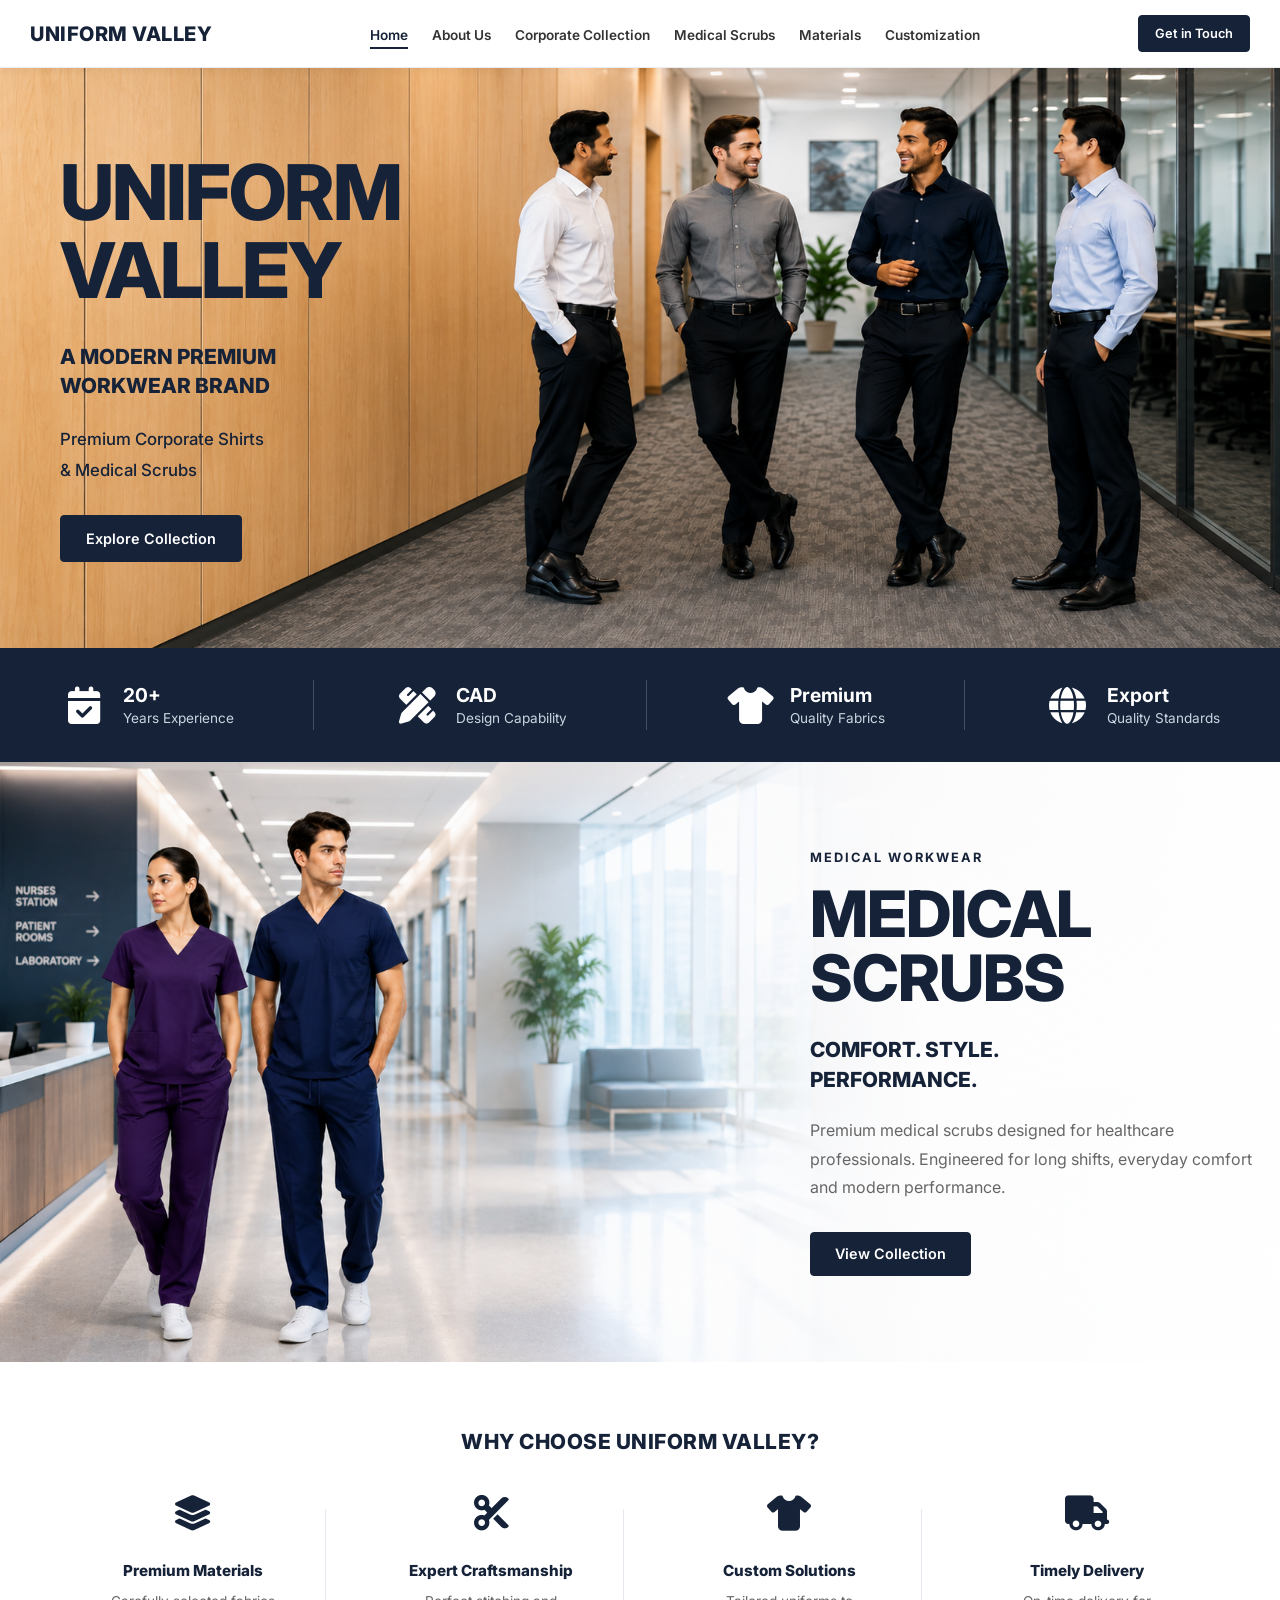
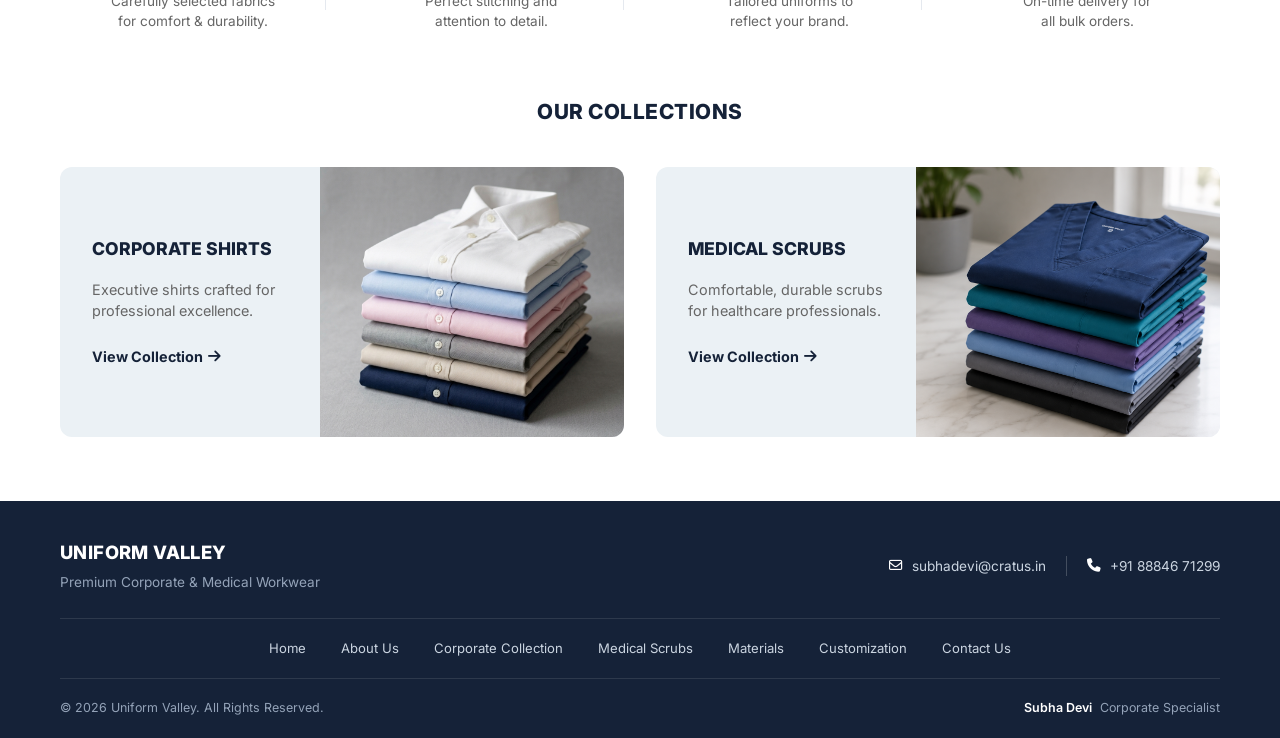
<file: index.html>
<!DOCTYPE html>
<html lang="en">

<head>
    <meta charset="UTF-8">
    <meta name="viewport" content="width=device-width, initial-scale=1.0">
    <title>Uniform Valley | Premium Corporate Shirts & Medical Scrubs</title>
    <link rel="preconnect" href="https://fonts.googleapis.com">
    <link rel="preconnect" href="https://fonts.gstatic.com" crossorigin>
    <link href="https://fonts.googleapis.com/css2?family=Inter:wght@400;500;600;700;800&display=swap" rel="stylesheet">
    <link rel="stylesheet" href="https://cdnjs.cloudflare.com/ajax/libs/font-awesome/6.4.0/css/all.min.css">
    <link rel="stylesheet" href="css/common.css">
    <link rel="stylesheet" href="css/index.css">
</head>

<body>

    <!-- Navbar -->
    <nav class="navbar">
        <div class="container nav-container">
            <a href="index.html" class="logo">UNIFORM VALLEY</a>
            <ul class="nav-links">
                <li><a href="index.html" class="active">Home</a></li>
                <li><a href="about.html">About Us</a></li>
                <li><a href="corporate.html">Corporate Collection</a></li>
                <li><a href="scrubs.html">Medical Scrubs</a></li>
                <li><a href="materials.html">Materials</a></li>
                <li><a href="customization.html">Customization</a></li>
            </ul>
            <a href="contact.html" class="btn btn-primary nav-btn">Get in Touch</a>
            <div class="hamburger">
                <i class="fa-solid fa-bars"></i>
            </div>
        </div>
    </nav>

    <!-- 1. Hero Section -->
    <section class="hero">
        <div class="container hero-container">
            <div class="hero-content">
                <h1>UNIFORM<br>VALLEY</h1>
                <h2>A MODERN PREMIUM<br>WORKWEAR BRAND</h2>
                <p>Premium Corporate Shirts<br>& Medical Scrubs</p>
                <a href="corporate.html" class="btn btn-primary hero-btn">Explore Collection</a>
            </div>
        </div>
    </section>

    <!-- 2. Stats Banner -->
    <section class="stats-banner">
        <div class="container stats-container">
            <div class="stat-item">
                <div class="stat-icon"><i class="fa-solid fa-calendar-check"></i></div>
                <div class="stat-text">
                    <strong>20+</strong><br>Years Experience
                </div>
            </div>
            <div class="stat-divider"></div>
            <div class="stat-item">
                <div class="stat-icon"><i class="fa-solid fa-pen-ruler"></i></div>
                <div class="stat-text">
                    <strong>CAD</strong><br>Design Capability
                </div>
            </div>
            <div class="stat-divider"></div>
            <div class="stat-item">
                <div class="stat-icon"><i class="fa-solid fa-shirt"></i></div>
                <div class="stat-text">
                    <strong>Premium</strong><br>Quality Fabrics
                </div>
            </div>
            <div class="stat-divider"></div>
            <div class="stat-item">
                <div class="stat-icon"><i class="fa-solid fa-globe"></i></div>
                <div class="stat-text">
                    <strong>Export</strong><br>Quality Standards
                </div>
            </div>
        </div>
    </section>

    <!-- 3. Medical Scrubs Showcase -->
    <section class="scrubs-showcase">

    <div class="scrubs-overlay"></div>

    <div class="container scrubs-container">

        <div class="scrubs-content">

            <span class="scrubs-label">MEDICAL WORKWEAR</span>

            <h2>
                MEDICAL<br>
                SCRUBS
            </h2>

            <h3>
                COMFORT. STYLE.<br>
                PERFORMANCE.
            </h3>

            <p>
                Premium medical scrubs designed for healthcare
                professionals. Engineered for long shifts,
                everyday comfort and modern performance.
            </p>

            <a href="scrubs.html" class="btn btn-primary">
                View Collection
            </a>

        </div>

    </div>

</section>

    <!-- 4. Why Choose Us -->
    <section class="why-choose section-padding">
        <div class="container">
            <h2 class="section-title text-center">WHY CHOOSE UNIFORM VALLEY?</h2>
            <div class="features-grid">
                <div class="feature-item">
                    <div class="feature-icon"><i class="fa-solid fa-layer-group"></i></div>
                    <h3>Premium Materials</h3>
                    <p>Carefully selected fabrics<br>for comfort & durability.</p>
                </div>
                <div class="feature-item">
                    <div class="feature-icon"><i class="fa-solid fa-scissors"></i></div>
                    <h3>Expert Craftsmanship</h3>
                    <p>Perfect stitching and<br>attention to detail.</p>
                </div>
                <div class="feature-item">
                    <div class="feature-icon"><i class="fa-solid fa-shirt"></i></div>
                    <h3>Custom Solutions</h3>
                    <p>Tailored uniforms to<br>reflect your brand.</p>
                </div>
                <div class="feature-item">
                    <div class="feature-icon"><i class="fa-solid fa-truck"></i></div>
                    <h3>Timely Delivery</h3>
                    <p>On-time delivery for<br>all bulk orders.</p>
                </div>
            </div>
        </div>
    </section>

    <!-- 5. Collections -->
    <section class="collections section-padding pt-0">
        <div class="container">
            <h2 class="section-title text-center">OUR COLLECTIONS</h2>
            <div class="collections-grid">
                <div class="collection-card">
                    <div class="collection-info">
                        <h3>CORPORATE SHIRTS</h3>
                        <p>Executive shirts crafted for<br>professional excellence.</p>
                        <a href="corporate.html" class="view-link">View Collection <i class="fa-solid fa-arrow-right"
                                style="margin-left: 5px;"></i></a>
                    </div>
                    <div class="collection-img">
                        <img src="assets/images/corporate-collection.jpg" alt="Corporate Shirts">
                    </div>
                </div>
                <div class="collection-card">
                    <div class="collection-info">
                        <h3>MEDICAL SCRUBS</h3>
                        <p>Comfortable, durable scrubs<br>for healthcare professionals.</p>
                        <a href="scrubs.html" class="view-link">View Collection <i class="fa-solid fa-arrow-right"
                                style="margin-left: 5px;"></i></a>
                    </div>
                    <div class="collection-img">
                        <img src="assets/images/scrubs.jpeg" alt="Medical Scrubs">
                    </div>
                </div>
            </div>
        </div>
    </section>

    <!-- 6. Footer -->
    <footer class="footer">
        <div class="container">

            <div class="footer-top">

                <div class="footer-brand">
                    <h3>UNIFORM VALLEY</h3>
                    <p>Premium Corporate & Medical Workwear</p>
                </div>

                <div class="footer-contact-inline">

                    <a href="https://mail.google.com/mail/?view=cm&fs=1&to=subhadevi@cratus.in"
                    target="_blank"
                    rel="noopener noreferrer">

                        <i class="fa-regular fa-envelope"></i>
                        subhadevi@cratus.in

                    </a>

                    <span class="contact-divider"></span>

                    <a href="tel:+918884671299">
                        <i class="fa-solid fa-phone"></i>
                        +91 88846 71299
                    </a>

                </div>

            </div>

            <div class="footer-middle">

                <nav class="footer-nav">
                    <a href="index.html">Home</a>
                    <a href="about.html">About Us</a>
                    <a href="corporate.html">Corporate Collection</a>
                    <a href="scrubs.html">Medical Scrubs</a>
                    <a href="materials.html">Materials</a>
                    <a href="customization.html">Customization</a>
                    <a href="contact.html">Contact Us</a>
                </nav>

            </div>

            <div class="footer-bottom">

                <p>&copy; 2026 Uniform Valley. All Rights Reserved.</p>

                <p class="footer-specialist">
                    <strong>Subha Devi</strong>
                    <span>Corporate Specialist</span>
                </p>

            </div>

        </div>
    </footer>

    <script src="js/script.js"></script>
</body>

</html>
</file>
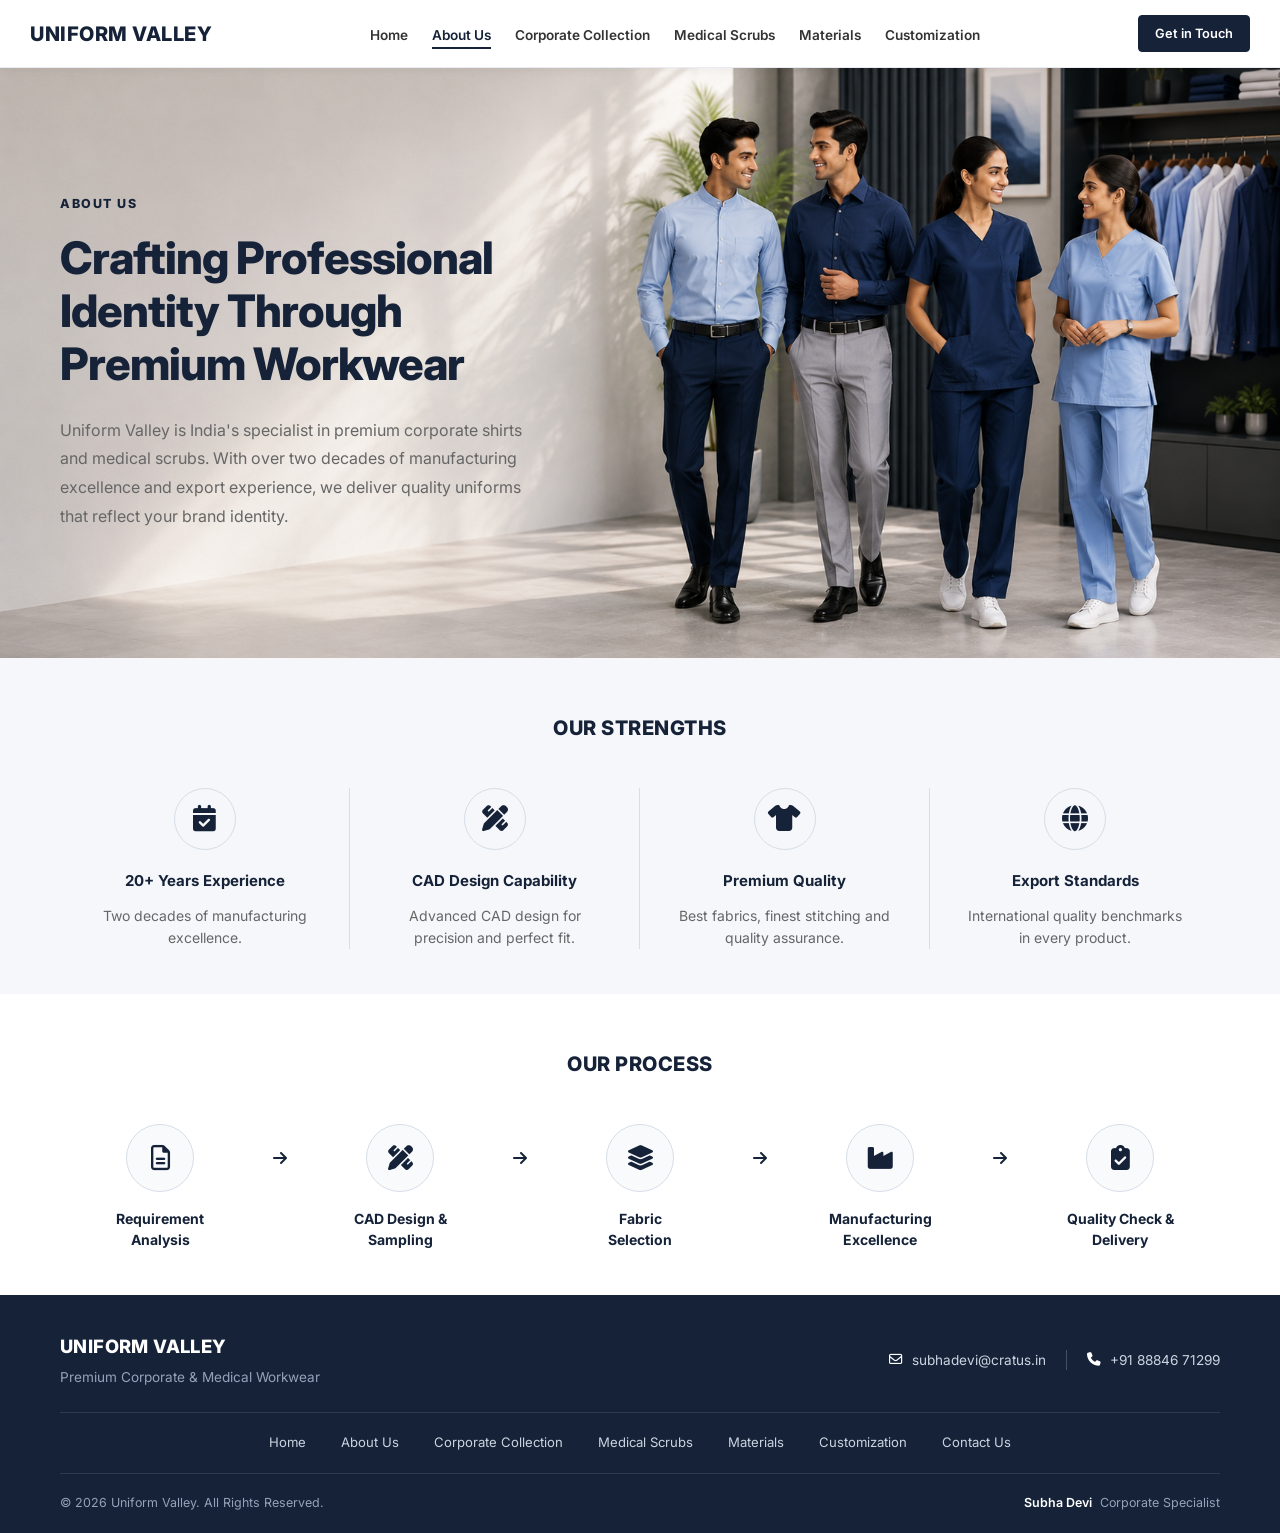
<file: about.html>
<!DOCTYPE html>
<html lang="en">
<head>
    <meta charset="UTF-8">
    <meta name="viewport" content="width=device-width, initial-scale=1.0">
    <title>About Us | Uniform Valley</title>
    <link rel="preconnect" href="https://fonts.googleapis.com">
    <link rel="preconnect" href="https://fonts.gstatic.com" crossorigin>
    <link href="https://fonts.googleapis.com/css2?family=Inter:wght@400;500;600;700;800&display=swap" rel="stylesheet">
    <link rel="stylesheet" href="https://cdnjs.cloudflare.com/ajax/libs/font-awesome/6.4.0/css/all.min.css">
    <link rel="stylesheet" href="css/common.css">
    <link rel="stylesheet" href="css/about.css">
</head>

<body>

    <!-- ================= NAVBAR ================= -->

    <nav class="navbar">
        <div class="container nav-container">

            <a href="index.html" class="logo"> UNIFORM VALLEY </a>

            <ul class="nav-links">
                <li><a href="index.html">Home</a></li>

                <li>
                    <a href="about.html" class="active">
                        About Us
                    </a>
                </li>

                <li>
                    <a href="corporate.html">
                        Corporate Collection
                    </a>
                </li>

                <li>
                    <a href="scrubs.html">
                        Medical Scrubs
                    </a>
                </li>

                <li>
                    <a href="materials.html">
                        Materials
                    </a>
                </li>

                <li>
                    <a href="customization.html">
                        Customization
                    </a>
                </li>

            </ul>

            <a href="contact.html"
               class="btn btn-primary nav-btn">
                Get in Touch
            </a>

            <div class="hamburger">
                <i class="fa-solid fa-bars"></i>
            </div>

        </div>
    </nav>


    <!-- ================= ABOUT HERO ================= -->

    <section class="about-hero">

        <div class="container about-hero-container">

            <div class="about-content">

                <span class="about-label">
                    ABOUT US
                </span>

                <h1>
                    Crafting Professional Identity
                    Through Premium Workwear
                </h1>

                <p>
                    Uniform Valley is India's specialist in premium
                    corporate shirts and medical scrubs. With over
                    two decades of manufacturing excellence and export
                    experience, we deliver quality uniforms that reflect
                    your brand identity.
                </p>

            </div>


        </div>

    </section>


    <!-- ================= OUR STRENGTHS ================= -->

    <section class="strengths-section">

        <div class="container">

            <h2 class="about-section-title">
                OUR STRENGTHS
            </h2>


            <div class="strengths-grid">

                <div class="strength-item">

                    <div class="strength-icon">
                        <i class="fa-solid fa-calendar-check"></i>
                    </div>

                    <h3>20+ Years Experience</h3>

                    <p>
                        Two decades of manufacturing
                        excellence.
                    </p>

                </div>


                <div class="strength-item">

                    <div class="strength-icon">
                        <i class="fa-solid fa-pen-ruler"></i>
                    </div>

                    <h3>CAD Design Capability</h3>

                    <p>
                        Advanced CAD design for precision
                        and perfect fit.
                    </p>

                </div>


                <div class="strength-item">

                    <div class="strength-icon">
                        <i class="fa-solid fa-shirt"></i>
                    </div>

                    <h3>Premium Quality</h3>

                    <p>
                        Best fabrics, finest stitching
                        and quality assurance.
                    </p>

                </div>


                <div class="strength-item">

                    <div class="strength-icon">
                        <i class="fa-solid fa-globe"></i>
                    </div>

                    <h3>Export Standards</h3>

                    <p>
                        International quality benchmarks
                        in every product.
                    </p>

                </div>

            </div>

        </div>

    </section>


    <!-- ================= OUR PROCESS ================= -->

    <section class="process-section">

        <div class="container">

            <h2 class="about-section-title">
                OUR PROCESS
            </h2>

            <div class="process-wrapper">

                <!-- Step 1 -->
                <div class="process-step">
                    <div class="process-icon">
                        <i class="fa-regular fa-file-lines"></i>
                    </div>

                    <h4>
                        Requirement<br>
                        Analysis
                    </h4>
                </div>

                <div class="process-arrow">
                    <i class="fa-solid fa-arrow-right"></i>
                </div>


                <!-- Step 2 -->
                <div class="process-step">
                    <div class="process-icon">
                        <i class="fa-solid fa-pen-ruler"></i>
                    </div>

                    <h4>
                        CAD Design &<br>
                        Sampling
                    </h4>
                </div>

                <div class="process-arrow">
                    <i class="fa-solid fa-arrow-right"></i>
                </div>


                <!-- Step 3 -->
                <div class="process-step">
                    <div class="process-icon">
                        <i class="fa-solid fa-layer-group"></i>
                    </div>

                    <h4>
                        Fabric<br>
                        Selection
                    </h4>
                </div>

                <div class="process-arrow">
                    <i class="fa-solid fa-arrow-right"></i>
                </div>


                <!-- Step 4 -->
                <div class="process-step">
                    <div class="process-icon">
                        <i class="fa-solid fa-industry"></i>
                    </div>

                    <h4>
                        Manufacturing<br>
                        Excellence
                    </h4>
                </div>

                <div class="process-arrow">
                    <i class="fa-solid fa-arrow-right"></i>
                </div>


                <!-- Step 5 -->
                <div class="process-step">
                    <div class="process-icon">
                        <i class="fa-solid fa-clipboard-check"></i>
                    </div>

                    <h4>
                        Quality Check &<br>
                        Delivery
                    </h4>
                </div>

            </div>

        </div>

    </section>


    <!-- ================= FOOTER ================= -->

    <footer class="footer">
        <div class="container">

            <div class="footer-top">

                <div class="footer-brand">
                    <h3>UNIFORM VALLEY</h3>
                    <p>Premium Corporate & Medical Workwear</p>
                </div>

                <div class="footer-contact-inline">

                    <a href="https://mail.google.com/mail/?view=cm&fs=1&to=subhadevi@cratus.in"
                    target="_blank"
                    rel="noopener noreferrer">

                        <i class="fa-regular fa-envelope"></i>
                        subhadevi@cratus.in

                    </a>

                    <span class="contact-divider"></span>

                    <a href="tel:+918884671299">
                        <i class="fa-solid fa-phone"></i>
                        +91 88846 71299
                    </a>

                </div>

            </div>

            <div class="footer-middle">

                <nav class="footer-nav">
                    <a href="index.html">Home</a>
                    <a href="about.html">About Us</a>
                    <a href="corporate.html">Corporate Collection</a>
                    <a href="scrubs.html">Medical Scrubs</a>
                    <a href="materials.html">Materials</a>
                    <a href="customization.html">Customization</a>
                    <a href="contact.html">Contact Us</a>
                </nav>

            </div>

            <div class="footer-bottom">

                <p>&copy; 2026 Uniform Valley. All Rights Reserved.</p>

                <p class="footer-specialist">
                    <strong>Subha Devi</strong>
                    <span>Corporate Specialist</span>
                </p>

            </div>

        </div>
    </footer>


    <script src="js/script.js"></script>

</body>

</html>
</file>
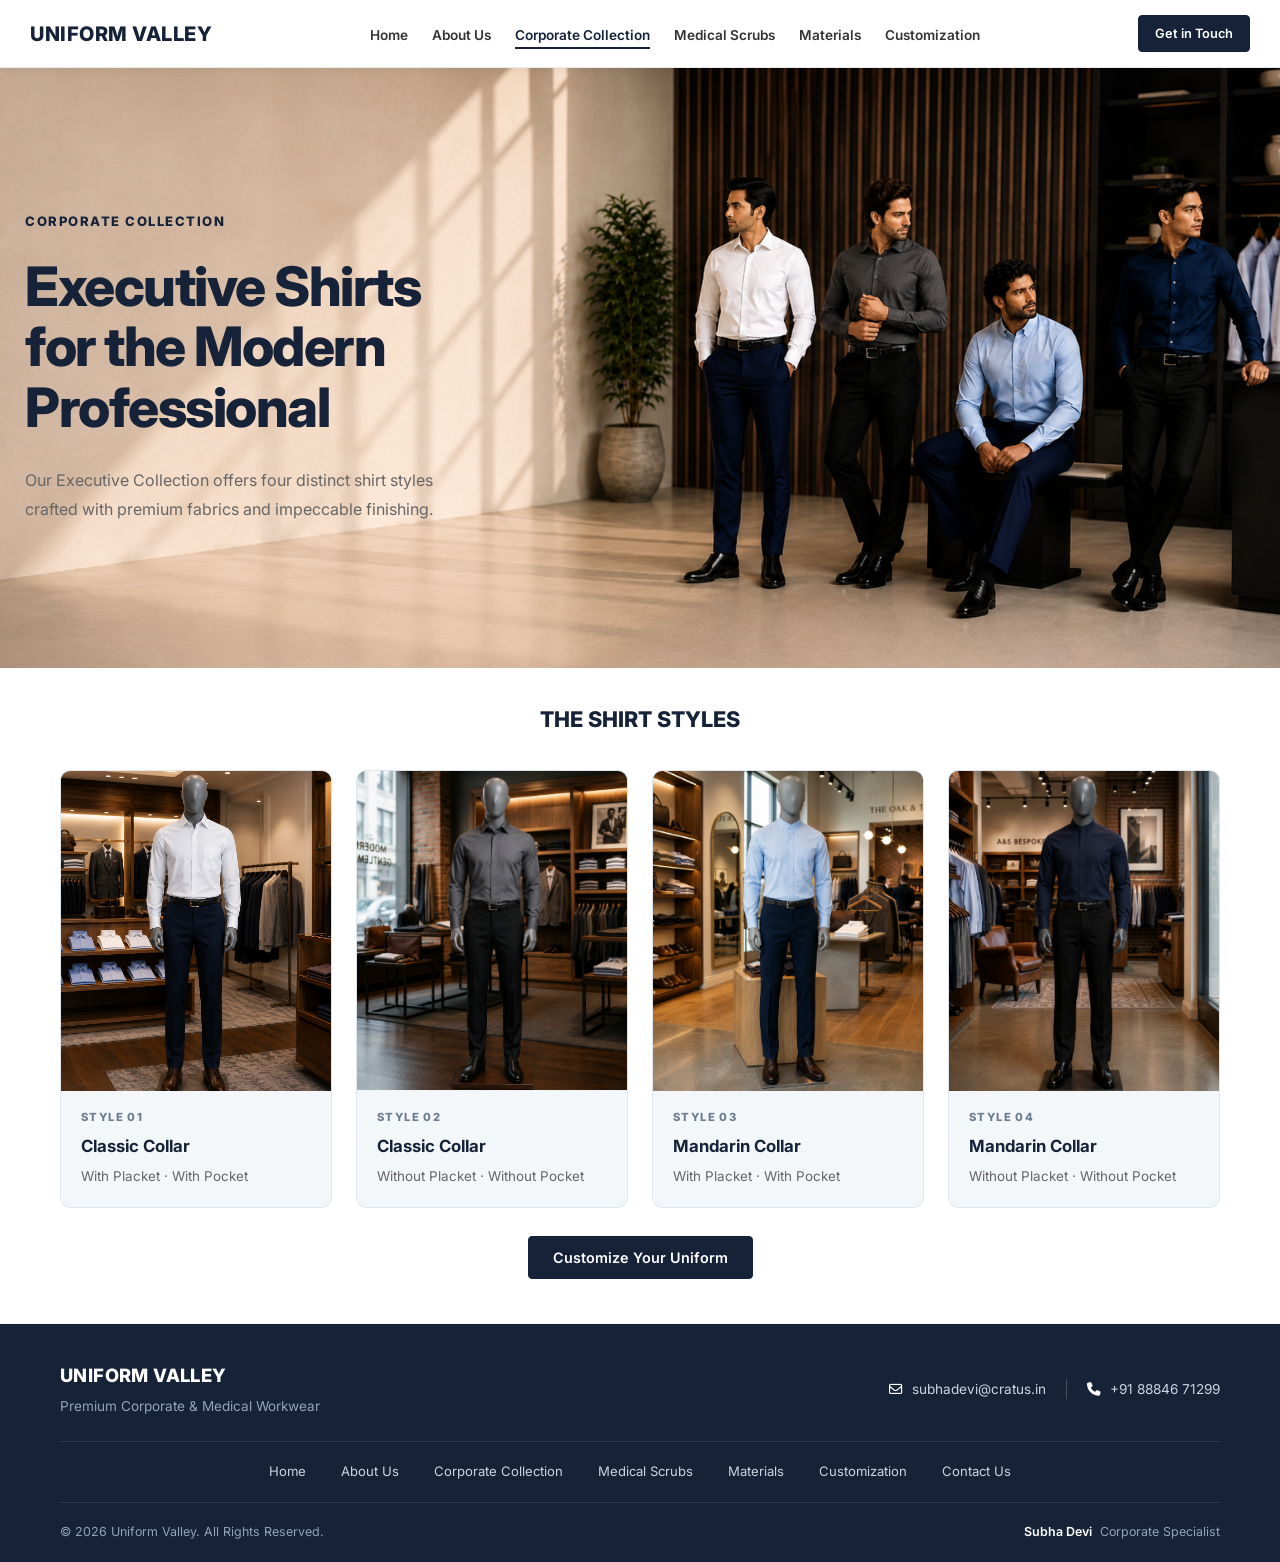
<file: corporate.html>
<!DOCTYPE html>
<html lang="en">
<head>
    <meta charset="UTF-8">
    <meta name="viewport" content="width=device-width, initial-scale=1.0">
    <title>Corporate Collection | Uniform Valley</title>
    <link href="https://fonts.googleapis.com/css2?family=Inter:wght@400;500;600;700;800&display=swap" rel="stylesheet">
    <link rel="stylesheet" href="https://cdnjs.cloudflare.com/ajax/libs/font-awesome/6.4.0/css/all.min.css">
    <link rel="stylesheet" href="css/common.css">
    <link rel="stylesheet" href="css/corporate.css">
</head>
<body>
    <nav class="navbar">
        <div class="container nav-container">
            <a href="index.html" class="logo">UNIFORM VALLEY</a>
            <ul class="nav-links">
                <li><a href="index.html" >Home</a></li>
                <li><a href="about.html" >About Us</a></li>
                <li><a href="corporate.html" class="active">Corporate Collection</a></li>
                <li><a href="scrubs.html" >Medical Scrubs</a></li>
                <li><a href="materials.html" >Materials</a></li>
                <li><a href="customization.html" >Customization</a></li>
            </ul>
            <a href="contact.html" class="btn btn-primary nav-btn">Get in Touch</a>
            <div class="hamburger"><i class="fa-solid fa-bars"></i></div>
        </div>
    </nav>

    <!-- ================= CORPORATE HERO ================= -->

<section class="corporate-hero">

    <div class="container corporate-hero-container">

        <div class="corporate-hero-content">

            <h3 class="corporate-label">
                CORPORATE COLLECTION
            </h3>

            <h1>
                Executive Shirts for the
                Modern Professional
            </h1>

            <p>
                Our Executive Collection offers four distinct shirt
                styles crafted with premium fabrics and impeccable
                finishing.
            </p>

        </div>

    </div>

</section>

    <!-- ================= SHIRT STYLES ================= -->

<section class="shirt-styles-section">
    <div class="container">

        <h2 class="corporate-section-title">
            THE SHIRT STYLES
        </h2>

        <div class="shirt-styles-grid">

            <article class="shirt-card">
                <div class="shirt-card-image">
                    <img src="assets/images/style-1.png" alt="Classic collar shirt with pocket">
                </div>

                <div class="shirt-card-content">
                    <span>STYLE 01</span>
                    <h3>Classic Collar</h3>
                    <p>With Placket · With Pocket</p>
                </div>
            </article>

            <article class="shirt-card">
                <div class="shirt-card-image">
                    <img src="assets/images/style-2.png" alt="Classic collar shirt">
                </div>

                <div class="shirt-card-content">
                    <span>STYLE 02</span>
                    <h3>Classic Collar</h3>
                    <p>Without Placket · Without Pocket</p>
                </div>
            </article>

            <article class="shirt-card">
                <div class="shirt-card-image">
                    <img src="assets/images/style-3.png" alt="Mandarin collar shirt with pocket">
                </div>

                <div class="shirt-card-content">
                    <span>STYLE 03</span>
                    <h3>Mandarin Collar</h3>
                    <p>With Placket · With Pocket</p>
                </div>
            </article>

            <article class="shirt-card">
                <div class="shirt-card-image">
                    <img src="assets/images/style-4.png" alt="Mandarin collar shirt">
                </div>

                <div class="shirt-card-content">
                    <span>STYLE 04</span>
                    <h3>Mandarin Collar</h3>
                    <p>Without Placket · Without Pocket</p>
                </div>
            </article>

        </div>

        <div class="style-comparison">
            <a href="customization.html" class="btn btn-primary">
                Customize Your Uniform
            </a>
        </div>

    </div>
</section>

    <footer class="footer">
        <div class="container">

            <div class="footer-top">

                <div class="footer-brand">
                    <h3>UNIFORM VALLEY</h3>
                    <p>Premium Corporate & Medical Workwear</p>
                </div>

                <div class="footer-contact-inline">

                    <a href="https://mail.google.com/mail/?view=cm&fs=1&to=subhadevi@cratus.in"
                    target="_blank"
                    rel="noopener noreferrer">

                        <i class="fa-regular fa-envelope"></i>
                        subhadevi@cratus.in

                    </a>

                    <span class="contact-divider"></span>

                    <a href="tel:+918884671299">
                        <i class="fa-solid fa-phone"></i>
                        +91 88846 71299
                    </a>

                </div>

            </div>

            <div class="footer-middle">

                <nav class="footer-nav">
                    <a href="index.html">Home</a>
                    <a href="about.html">About Us</a>
                    <a href="corporate.html">Corporate Collection</a>
                    <a href="scrubs.html">Medical Scrubs</a>
                    <a href="materials.html">Materials</a>
                    <a href="customization.html">Customization</a>
                    <a href="contact.html">Contact Us</a>
                </nav>

            </div>

            <div class="footer-bottom">

                <p>&copy; 2026 Uniform Valley. All Rights Reserved.</p>

                <p class="footer-specialist">
                    <strong>Subha Devi</strong>
                    <span>Corporate Specialist</span>
                </p>

            </div>

        </div>
    </footer>
        <script src="js/script.js"></script>
</body>
</html>
</file>
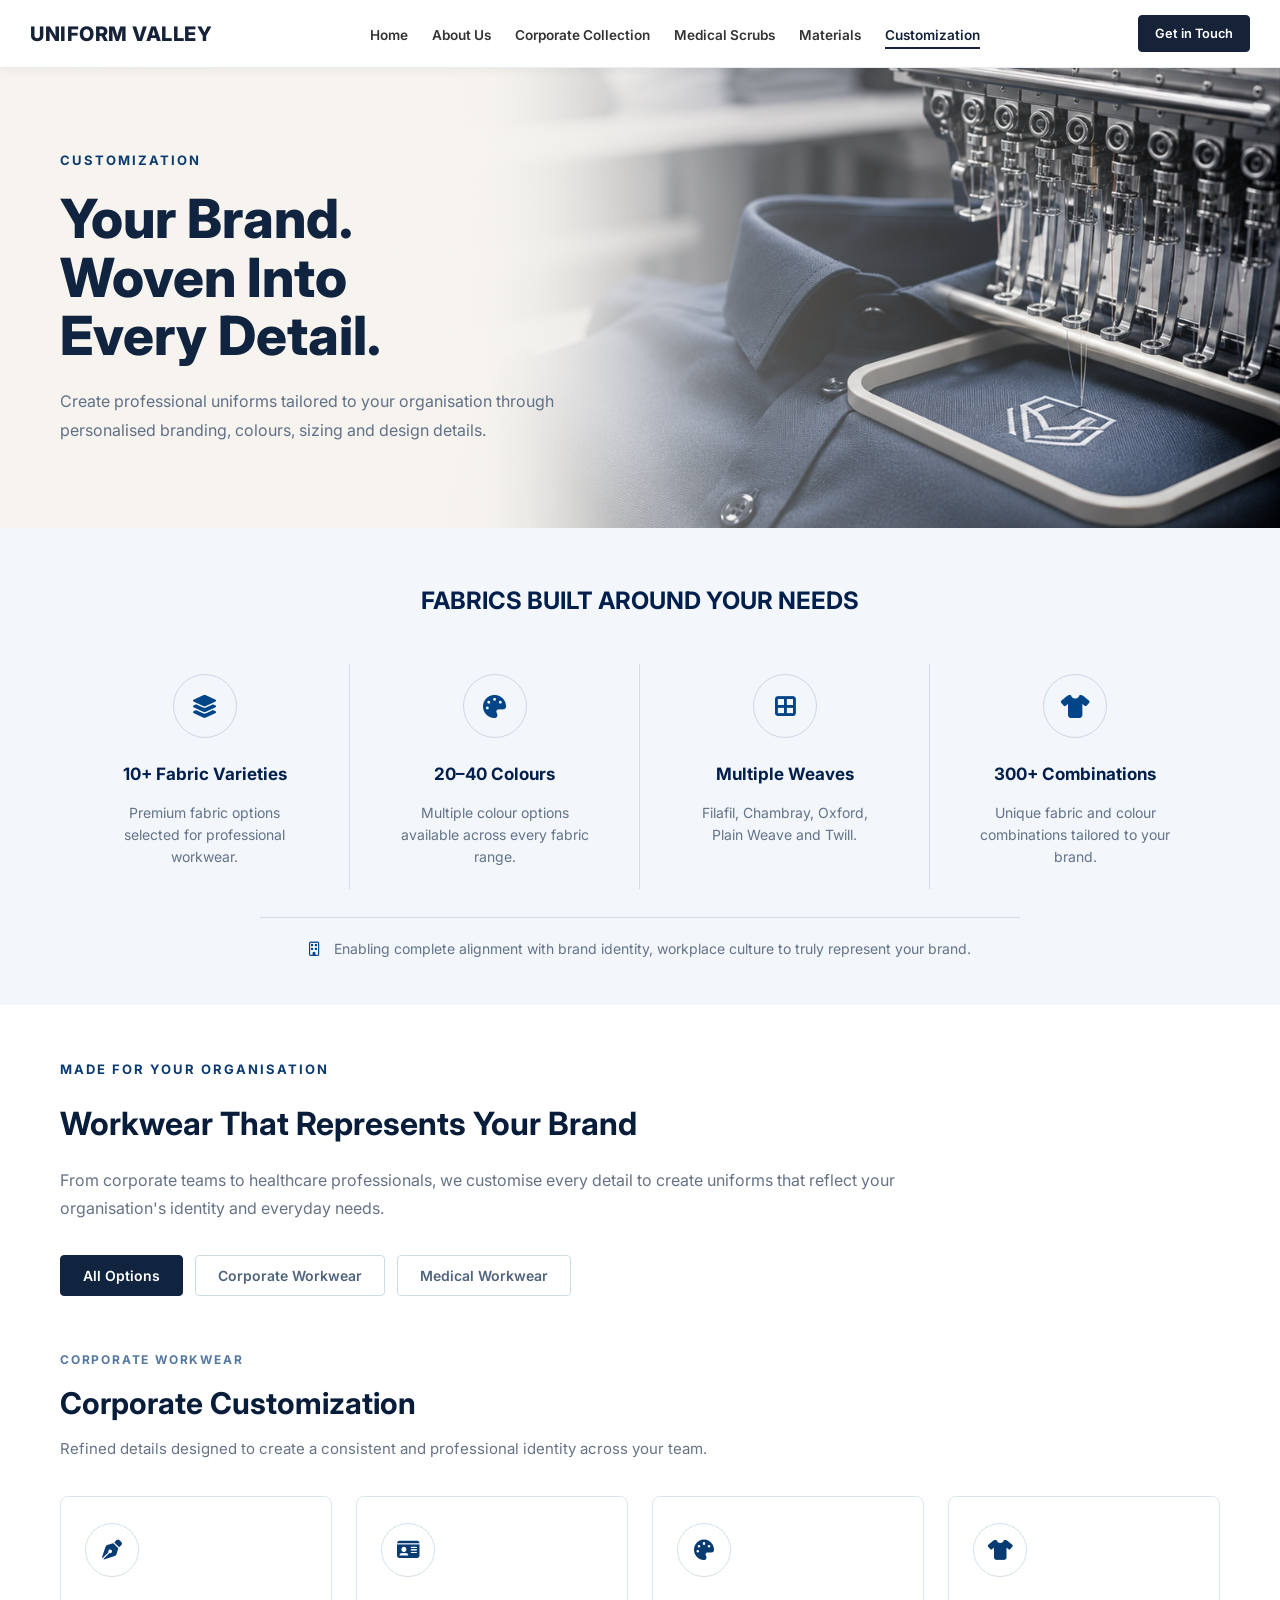
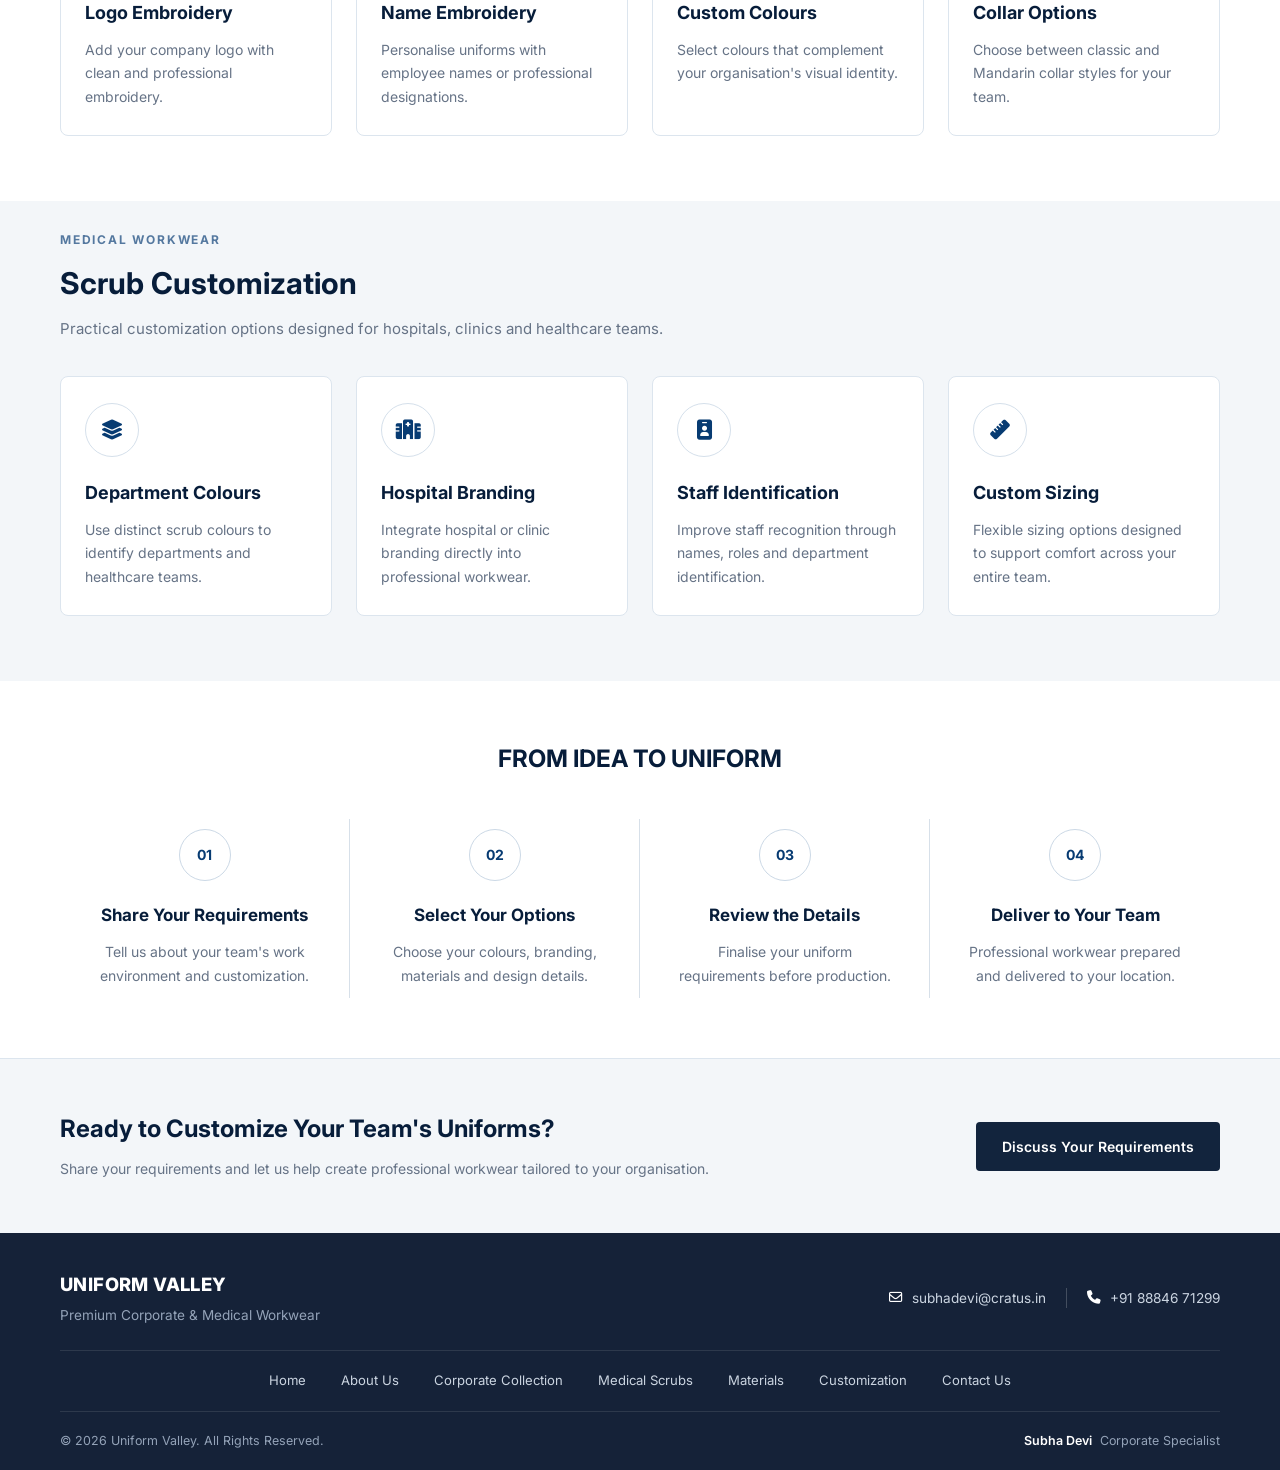
<file: customization.html>
<!DOCTYPE html>
<html lang="en">

<head>
    <meta charset="UTF-8">
    <meta name="viewport" content="width=device-width, initial-scale=1.0">

    <title>Customization | Uniform Valley</title>

    <link
        href="https://fonts.googleapis.com/css2?family=Inter:wght@400;500;600;700;800&display=swap"
        rel="stylesheet"
    >

    <link
        rel="stylesheet"
        href="https://cdnjs.cloudflare.com/ajax/libs/font-awesome/6.4.0/css/all.min.css"
    >

    <link rel="stylesheet" href="css/common.css">
    <link rel="stylesheet" href="css/customization.css">
</head>

<body>


    <!-- ================= NAVBAR ================= -->

    <nav class="navbar">

        <div class="container nav-container">

            <a href="index.html" class="logo">
                UNIFORM VALLEY
            </a>

            <ul class="nav-links">

                <li>
                    <a href="index.html">Home</a>
                </li>

                <li>
                    <a href="about.html">About Us</a>
                </li>

                <li>
                    <a href="corporate.html">
                        Corporate Collection
                    </a>
                </li>

                <li>
                    <a href="scrubs.html">
                        Medical Scrubs
                    </a>
                </li>

                <li>
                    <a href="materials.html">
                        Materials
                    </a>
                </li>

                <li>
                    <a
                        href="customization.html"
                        class="active"
                    >
                        Customization
                    </a>
                </li>

                

            </ul>


            <a
                href="contact.html"
                class="btn btn-primary nav-btn"
            >
                Get in Touch
            </a>


            <div class="hamburger">

                <i class="fa-solid fa-bars"></i>

            </div>

        </div>

    </nav>



    <!-- ================= HERO ================= -->

    <section class="customization-hero">

        <div class="container customization-hero-container">

            <div class="customization-hero-content">

                <span class="customization-hero-label">
                    CUSTOMIZATION
                </span>

                <h1>
                    Your Brand.<br>
                    Woven Into<br>
                    Every Detail.
                </h1>

                <p>
                    Create professional uniforms tailored to your
                    organisation through personalised branding,
                    colours, sizing and design details.
                </p>

            </div>

        </div>

    </section>

    
    <section class="fabric-stats-section">
    <div class="container">

        <h2 class="fabric-stats-title">FABRICS BUILT AROUND YOUR NEEDS</h2>

        <div class="fabric-stats-grid">

            <div class="fabric-stat">
                <div class="fabric-stat-icon">
                    <i class="fa-solid fa-layer-group"></i>
                </div>

                <h3>10+ Fabric Varieties</h3>

                <p>
                    Premium fabric options selected for
                    professional workwear.
                </p>
            </div>

            <div class="fabric-stat">
                <div class="fabric-stat-icon">
                    <i class="fa-solid fa-palette"></i>
                </div>

                <h3>20–40 Colours</h3>

                <p>
                    Multiple colour options available
                    across every fabric range.
                </p>
            </div>

            <div class="fabric-stat">
                <div class="fabric-stat-icon">
                    <i class="fa-solid fa-border-all"></i>
                </div>

                <h3>Multiple Weaves</h3>

                <p>
                    Filafil, Chambray, Oxford,
                    Plain Weave and Twill.
                </p>
            </div>

            <div class="fabric-stat">
                <div class="fabric-stat-icon">
                    <i class="fa-solid fa-shirt"></i>
                </div>

                <h3>300+ Combinations</h3>

                <p>
                    Unique fabric and colour combinations
                    tailored to your brand.
                </p>
            </div>

        </div>

        <p class="fabric-stats-note">
            <i class="fa-regular fa-building"></i>
            Enabling complete alignment with brand identity, workplace culture to truly represent your brand.
        </p>

    </div>
</section>



    <!-- ================= INTRO ================= -->

    <section class="customization-intro">

    <div class="container">

        <span class="customization-label">
            MADE FOR YOUR ORGANISATION
        </span>

        <h2>
            Workwear That Represents Your Brand
        </h2>

        <p>
            From corporate teams to healthcare professionals,
            we customise every detail to create uniforms that
            reflect your organisation's identity and everyday needs.
        </p>

        <div class="customization-filter">

            <button class="filter-btn active" data-filter="all">
                All Options
            </button>

            <button class="filter-btn" data-filter="corporate">
                Corporate Workwear
            </button>

            <button class="filter-btn" data-filter="medical">
                Medical Workwear
            </button>

        </div>

    </div>

</section>
    <!-- ================= CORPORATE CUSTOMIZATION ================= -->

    <section class="customization-section filter-section" 
    data-category="corporate">

        <div class="container">

            <div class="customization-heading">

                <span>CORPORATE WORKWEAR</span>

                <h2>
                    Corporate Customization
                </h2>

                <p>
                    Refined details designed to create a consistent
                    and professional identity across your team.
                </p>

            </div>


            <div class="customization-grid">


                <div class="customization-card">

                    <div class="customization-icon">
                        <i class="fa-solid fa-pen-nib"></i>
                    </div>

                    <h3>Logo Embroidery</h3>

                    <p>
                        Add your company logo with clean and
                        professional embroidery.
                    </p>

                </div>


                <div class="customization-card">

                    <div class="customization-icon">
                        <i class="fa-solid fa-id-card"></i>
                    </div>

                    <h3>Name Embroidery</h3>

                    <p>
                        Personalise uniforms with employee names
                        or professional designations.
                    </p>

                </div>


                <div class="customization-card">

                    <div class="customization-icon">
                        <i class="fa-solid fa-palette"></i>
                    </div>

                    <h3>Custom Colours</h3>

                    <p>
                        Select colours that complement your
                        organisation's visual identity.
                    </p>

                </div>


                <div class="customization-card">

                    <div class="customization-icon">
                        <i class="fa-solid fa-shirt"></i>
                    </div>

                    <h3>Collar Options</h3>

                    <p>
                        Choose between classic and Mandarin
                        collar styles for your team.
                    </p>

                </div>


            </div>

        </div>

    </section>



    <!-- ================= SCRUB CUSTOMIZATION ================= -->

    <section class="customization-section scrub-customization filter-section"
    data-category="medical">

        <div class="container">

            <div class="customization-heading">

                <span>MEDICAL WORKWEAR</span>

                <h2>
                    Scrub Customization
                </h2>

                <p>
                    Practical customization options designed for
                    hospitals, clinics and healthcare teams.
                </p>

            </div>


            <div class="customization-grid">


                <div class="customization-card">

                    <div class="customization-icon">
                        <i class="fa-solid fa-layer-group"></i>
                    </div>

                    <h3>Department Colours</h3>

                    <p>
                        Use distinct scrub colours to identify
                        departments and healthcare teams.
                    </p>

                </div>


                <div class="customization-card">

                    <div class="customization-icon">
                        <i class="fa-solid fa-hospital"></i>
                    </div>

                    <h3>Hospital Branding</h3>

                    <p>
                        Integrate hospital or clinic branding
                        directly into professional workwear.
                    </p>

                </div>


                <div class="customization-card">

                    <div class="customization-icon">
                        <i class="fa-solid fa-id-badge"></i>
                    </div>

                    <h3>Staff Identification</h3>

                    <p>
                        Improve staff recognition through names,
                        roles and department identification.
                    </p>

                </div>


                <div class="customization-card">

                    <div class="customization-icon">
                        <i class="fa-solid fa-ruler"></i>
                    </div>

                    <h3>Custom Sizing</h3>

                    <p>
                        Flexible sizing options designed to support
                        comfort across your entire team.
                    </p>

                </div>


            </div>

        </div>

    </section>



    <!-- ================= CUSTOMIZATION PROCESS ================= -->

    <section class="customization-process">

        <div class="container">

            <h2 class="customization-process-title">
                FROM IDEA TO UNIFORM
            </h2>


            <div class="process-grid">


                <div class="process-item">

                    <span>01</span>

                    <h3>Share Your Requirements</h3>

                    <p>
                        Tell us about your team's work environment
                        and customization.
                    </p>

                </div>


                <div class="process-item">

                    <span>02</span>

                    <h3>Select Your Options</h3>

                    <p>
                        Choose your colours, branding, materials and
                        design details.
                    </p>

                </div>


                <div class="process-item">

                    <span>03</span>

                    <h3>Review the Details</h3>

                    <p>
                        Finalise your uniform requirements before
                        production.
                    </p>

                </div>


                <div class="process-item">

                    <span>04</span>

                    <h3>Deliver to Your Team</h3>

                    <p>
                        Professional workwear prepared and delivered to your location.
                    </p>

                </div>


            </div>

        </div>

    </section>



    <!-- ================= CTA ================= -->

    <section class="customization-cta">

        <div class="container customization-cta-container">

            <div class="customization-cta-content">

                <h2>
                    Ready to Customize Your Team's Uniforms?
                </h2>

                <p>
                    Share your requirements and let us help create
                    professional workwear tailored to your organisation.
                </p>

            </div>


            <a
                href="contact.html"
                class="customization-cta-btn"
            >
                Discuss Your Requirements
            </a>

        </div>

    </section>



    <!-- ================= FOOTER ================= -->
<footer class="footer">
        <div class="container">

            <div class="footer-top">

                <div class="footer-brand">
                    <h3>UNIFORM VALLEY</h3>
                    <p>Premium Corporate & Medical Workwear</p>
                </div>

                <div class="footer-contact-inline">

                    <a href="https://mail.google.com/mail/?view=cm&fs=1&to=subhadevi@cratus.in"
                    target="_blank"
                    rel="noopener noreferrer">

                        <i class="fa-regular fa-envelope"></i>
                        subhadevi@cratus.in

                    </a>

                    <span class="contact-divider"></span>

                    <a href="tel:+918884671299">
                        <i class="fa-solid fa-phone"></i>
                        +91 88846 71299
                    </a>

                </div>

            </div>

            <div class="footer-middle">

                <nav class="footer-nav">
                    <a href="index.html">Home</a>
                    <a href="about.html">About Us</a>
                    <a href="corporate.html">Corporate Collection</a>
                    <a href="scrubs.html">Medical Scrubs</a>
                    <a href="materials.html">Materials</a>
                    <a href="customization.html">Customization</a>
                    <a href="contact.html">Contact Us</a>
                </nav>

            </div>

            <div class="footer-bottom">

                <p>&copy; 2026 Uniform Valley. All Rights Reserved.</p>

                <p class="footer-specialist">
                    <strong>Subha Devi</strong>
                    <span>Corporate Specialist</span>
                </p>

            </div>

        </div>
    </footer>

    <script src="js/script.js"></script>

</body>

</html>
</file>
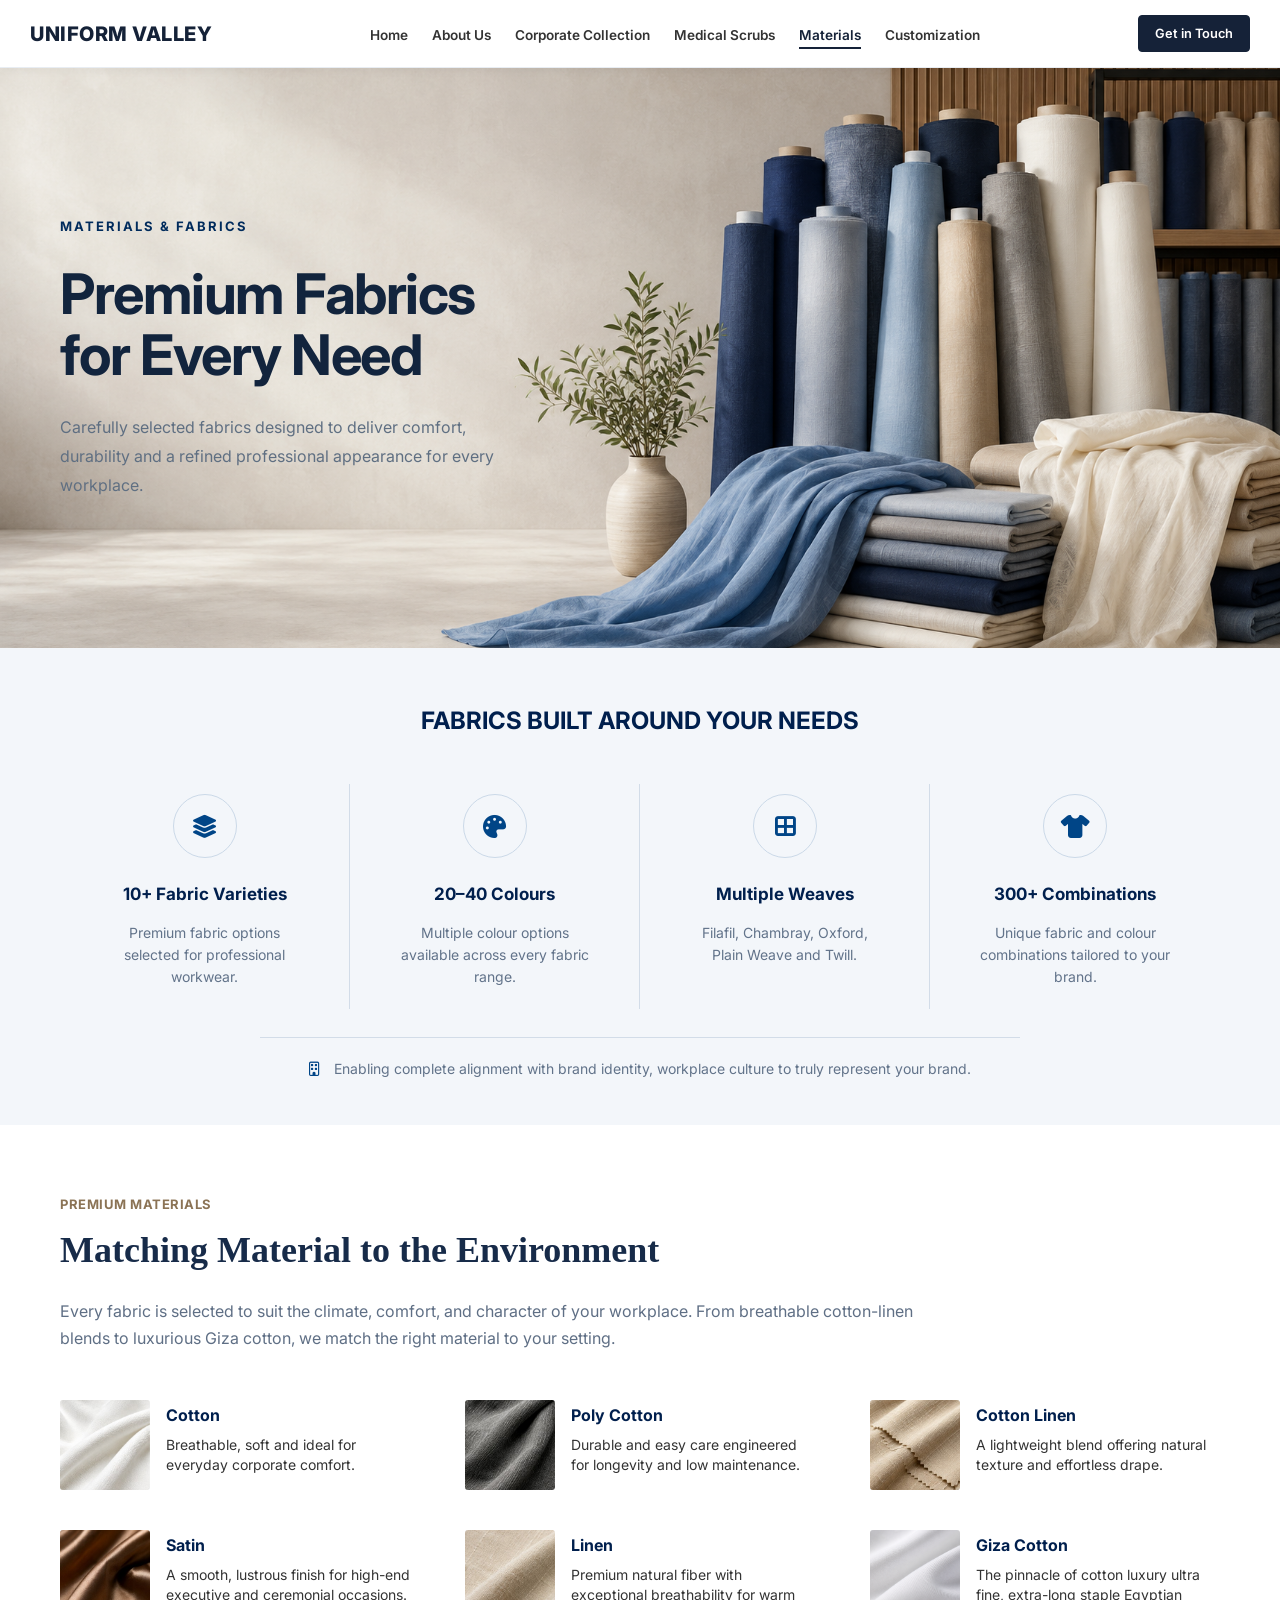
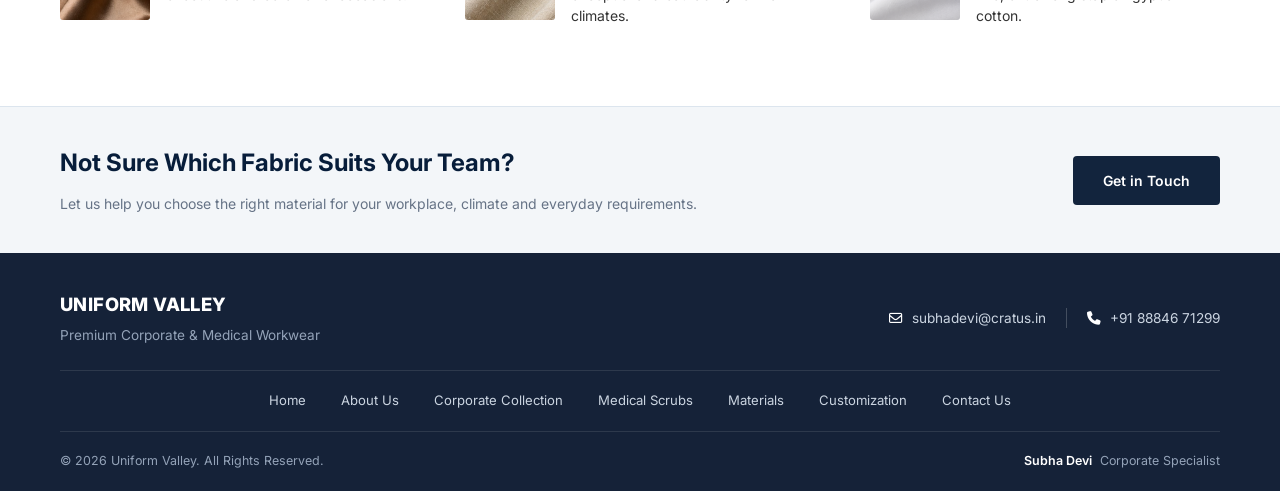
<file: materials.html>
<!DOCTYPE html>
<html lang="en">
<head>
    <meta charset="UTF-8">
    <meta name="viewport" content="width=device-width, initial-scale=1.0">
    <title>
        Materials & Fabrics | Uniform Valley
    </title>
    <!-- GOOGLE FONT -->
    <link
        href="https://fonts.googleapis.com/css2?family=Inter:wght@400;500;600;700;800&display=swap"
        rel="stylesheet"
    >
    <!-- FONT AWESOME -->
    <link
        rel="stylesheet"
        href="https://cdnjs.cloudflare.com/ajax/libs/font-awesome/6.4.0/css/all.min.css"
    >
    <!-- CSS -->
    <link rel="stylesheet" href="css/common.css">
    <link rel="stylesheet" href="css/materials.css">
</head>
<body>
    <!-- ================= NAVBAR ================= -->
    <nav class="navbar">
        <div class="container nav-container">
            <a href="index.html" class="logo">
                UNIFORM VALLEY
            </a>
            <ul class="nav-links">
                <li>
                    <a href="index.html">
                        Home
                    </a>
                </li>
                <li>
                    <a href="about.html">
                        About Us
                    </a>
                </li>
                <li>
                    <a href="corporate.html">
                        Corporate Collection
                    </a>
                </li>
                <li>
                    <a href="scrubs.html">
                        Medical Scrubs
                    </a>
                </li>
                <li>
                    <a href="materials.html" class="active">
                        Materials
                    </a>
                </li>
                <li>
                    <a href="customization.html">
                        Customization
                    </a>
                </li>
                
            </ul>
            <a href="contact.html"
               class="btn btn-primary nav-btn">
                Get in Touch
            </a>
            <div class="hamburger">
                <i class="fa-solid fa-bars"></i>
            </div>
        </div>
    </nav>
    <!-- ================= MATERIAL HERO ================= -->
    <section class="materials-hero">
        <div class="container materials-hero-container">
            <div class="materials-hero-content">
                <span class="materials-hero-label">
                    MATERIALS & FABRICS
                </span>
                <h1>
                    Premium Fabrics
                    <br>
                    for Every Need
                </h1>
                <p>
                    Carefully selected fabrics designed to deliver
                    comfort, durability and a refined professional
                    appearance for every workplace.
                </p>
            </div>
        </div>
    </section>
    <!-- ================= MATERIAL INTRO ================= -->
    <section class="fabric-stats-section">
    <div class="container">

        <h2 class="fabric-stats-title">FABRICS BUILT AROUND YOUR NEEDS</h2>

        <div class="fabric-stats-grid">

            <div class="fabric-stat">
                <div class="fabric-stat-icon">
                    <i class="fa-solid fa-layer-group"></i>
                </div>

                <h3>10+ Fabric Varieties</h3>

                <p>
                    Premium fabric options selected for
                    professional workwear.
                </p>
            </div>

            <div class="fabric-stat">
                <div class="fabric-stat-icon">
                    <i class="fa-solid fa-palette"></i>
                </div>

                <h3>20–40 Colours</h3>

                <p>
                    Multiple colour options available
                    across every fabric range.
                </p>
            </div>

            <div class="fabric-stat">
                <div class="fabric-stat-icon">
                    <i class="fa-solid fa-border-all"></i>
                </div>

                <h3>Multiple Weaves</h3>

                <p>
                    Filafil, Chambray, Oxford,
                    Plain Weave and Twill.
                </p>
            </div>

            <div class="fabric-stat">
                <div class="fabric-stat-icon">
                    <i class="fa-solid fa-shirt"></i>
                </div>

                <h3>300+ Combinations</h3>

                <p>
                    Unique fabric and colour combinations
                    tailored to your brand.
                </p>
            </div>

        </div>

        <p class="fabric-stats-note">
            <i class="fa-regular fa-building"></i>
            Enabling complete alignment with brand identity, workplace culture to truly represent your brand.
        </p>

    </div>
</section>
    <!-- ================= FABRIC COLLECTION ================= -->
    <section class="fabric-collection-section">

    <div class="container">

        <p class="fabric-label">PREMIUM MATERIALS</p>

        <h2 class="fabric-title">
            Matching Material to the Environment
        </h2>

        <p class="fabric-description">
            Every fabric is selected to suit the climate, comfort, and character
            of your workplace. From breathable cotton-linen blends to luxurious
            Giza cotton, we match the right material to your setting.
        </p>


        <div class="fabric-list">

            <div class="fabric-item">
                <img src="assets/images/cotton.jpg" alt="Cotton">

                <div>
                    <h4>Cotton</h4>
                    <p>Breathable, soft and ideal for everyday corporate comfort.</p>
                </div>
            </div>


            <div class="fabric-item">
                <img src="assets/images/poly-cotton.jpg" alt="Poly Cotton">

                <div>
                    <h4>Poly Cotton</h4>
                    <p>Durable and easy care engineered for longevity and low maintenance.</p>
                </div>
            </div>


            <div class="fabric-item">
                <img src="assets/images/cotton-linen.jpg" alt="Cotton Linen">

                <div>
                    <h4>Cotton Linen</h4>
                    <p>A lightweight blend offering natural texture and effortless drape.</p>
                </div>
            </div>


            <div class="fabric-item">
                <img src="assets/images/satin.jpg" alt="Satin">

                <div>
                    <h4>Satin</h4>
                    <p>A smooth, lustrous finish for high-end executive and ceremonial occasions.</p>
                </div>
            </div>


            <div class="fabric-item">
                <img src="assets/images/linen.jpg" alt="Linen">

                <div>
                    <h4>Linen</h4>
                    <p>Premium natural fiber with exceptional breathability for warm climates.</p>
                </div>
            </div>


            <div class="fabric-item">
                <img src="assets/images/giza-cotton.jpg" alt="Giza Cotton">

                <div>
                    <h4>Giza Cotton</h4>
                    <p>The pinnacle of cotton luxury ultra fine, extra-long staple Egyptian cotton.</p>
                </div>
            </div>

        </div>

    </div>

</section>
    <section class="materials-cta">
        <div class="container materials-cta-container">
            <div class="materials-cta-content">
                <h2>Not Sure Which Fabric Suits Your Team?</h2>
                <p>
                    Let us help you choose the right material for your
                    workplace, climate and everyday requirements.
                </p>
            </div>
            <a href="contact.html" class="materials-cta-btn">
                Get in Touch
            </a>
        </div>
    </section>
    <!-- ================= FOOTER ================= -->
    <footer class="footer">
        <div class="container">
            <div class="footer-top">
                <div class="footer-brand">
                    <h3>UNIFORM VALLEY</h3>
                    <p>Premium Corporate & Medical Workwear</p>
                </div>
                <div class="footer-contact-inline">
                    <a href="https://mail.google.com/mail/?view=cm&fs=1&to=subhadevi@cratus.in"
                    target="_blank"
                    rel="noopener noreferrer">

                        <i class="fa-regular fa-envelope"></i>
                        subhadevi@cratus.in

                    </a>
                    <span class="contact-divider"></span>
                    <a href="tel:+918884671299">
                        <i class="fa-solid fa-phone"></i>
                        +91 88846 71299
                    </a>
                </div>
            </div>
            <div class="footer-middle">
                <nav class="footer-nav">
                    <a href="index.html">Home</a>
                    <a href="about.html">About Us</a>
                    <a href="corporate.html">Corporate Collection</a>
                    <a href="scrubs.html">Medical Scrubs</a>
                    <a href="materials.html">Materials</a>
                    <a href="customization.html">Customization</a>
                    <a href="contact.html">Contact Us</a>
                </nav>
            </div>
            <div class="footer-bottom">
                <p>&copy; 2026 Uniform Valley. All Rights Reserved.</p>
                <p class="footer-specialist">
                    <strong>Subha Devi</strong>
                    <span>Corporate Specialist</span>
                </p>
            </div>
        </div>
    </footer>
    <!-- ================= SCRIPT ================= -->
    <script src="js/script.js"></script>
</body>
</html>
</file>
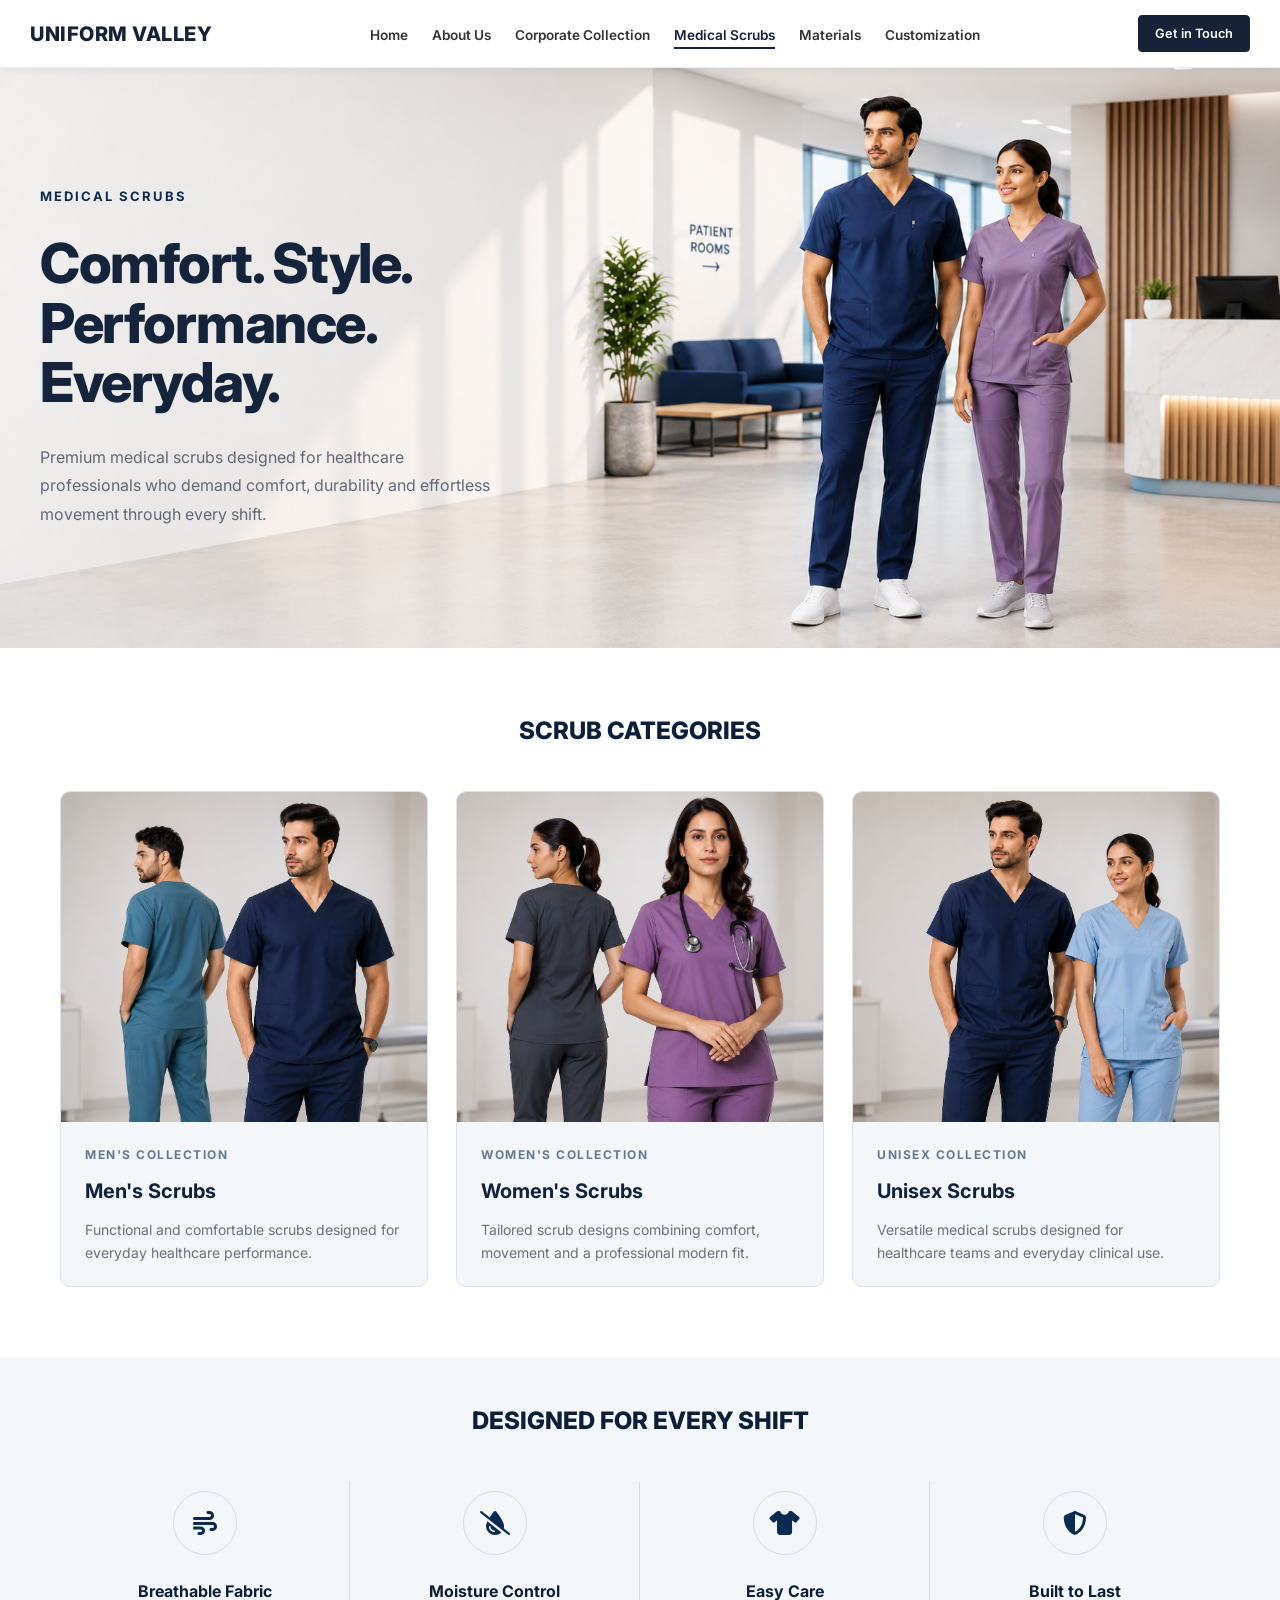
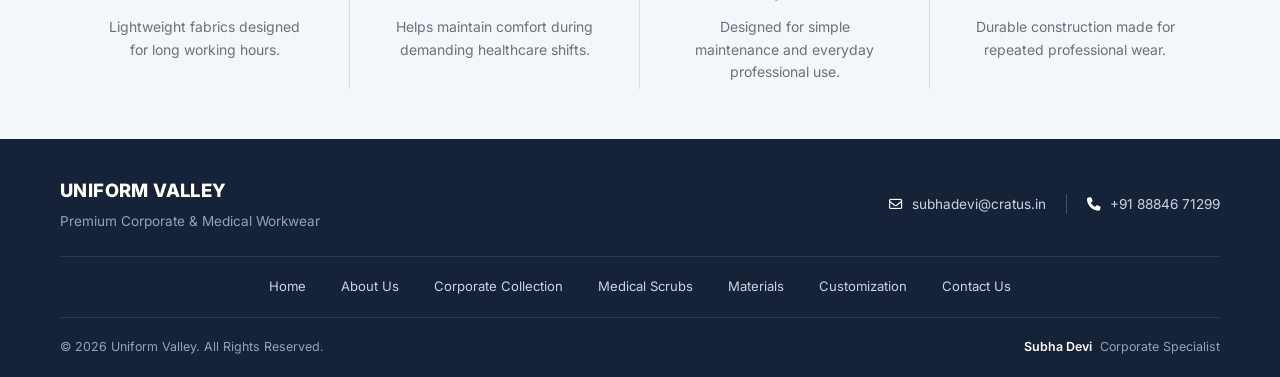
<file: scrubs.html>
<!DOCTYPE html>
<html lang="en">

<head>
    <meta charset="UTF-8">
    <meta name="viewport" content="width=device-width, initial-scale=1.0">

    <title>Medical Scrubs | Uniform Valley</title>

    <link
        href="https://fonts.googleapis.com/css2?family=Inter:wght@400;500;600;700;800&display=swap"
        rel="stylesheet">

    <link
        rel="stylesheet"
        href="https://cdnjs.cloudflare.com/ajax/libs/font-awesome/6.4.0/css/all.min.css">

    <link rel="stylesheet" href="css/common.css">
    <link rel="stylesheet" href="css/scrubs.css">
</head>

<body>

    <!-- ================= NAVBAR ================= -->

    <nav class="navbar">

        <div class="container nav-container">

            <a href="index.html" class="logo">
                UNIFORM VALLEY
            </a>

            <ul class="nav-links">

                <li><a href="index.html">Home</a></li>

                <li>
                    <a href="about.html">
                        About Us
                    </a>
                </li>

                <li>
                    <a href="corporate.html">
                        Corporate Collection
                    </a>
                </li>

                <li>
                    <a href="scrubs.html" class="active">
                        Medical Scrubs
                    </a>
                </li>

                <li>
                    <a href="materials.html">
                        Materials
                    </a>
                </li>

                <li>
                    <a href="customization.html">
                        Customization
                    </a>
                </li>


            </ul>

            <a href="contact.html"
               class="btn btn-primary nav-btn">
                Get in Touch
            </a>

            <div class="hamburger">
                <i class="fa-solid fa-bars"></i>
            </div>

        </div>

    </nav>


    <!-- ================= SCRUBS HERO ================= -->

    <section class="scrubs-hero">

        <div class="container scrubs-hero-container">

            <div class="scrubs-hero-content">

                <span class="scrubs-label">
                    MEDICAL SCRUBS
                </span>

                <h1>
                    Comfort. Style.<br>
                    Performance.<br>
                    Everyday.
                </h1>

                <p>
                    Premium medical scrubs designed for healthcare
                    professionals who demand comfort, durability and
                    effortless movement through every shift.
                </p>

            </div>

        </div>

    </section>


    <!-- ================= SCRUB CATEGORIES ================= -->

    <section class="scrub-categories">

        <div class="container">

            <h2 class="scrubs-section-title">
                SCRUB CATEGORIES
            </h2>


            <div class="scrub-category-grid">


                <!-- MEN -->

                <article class="scrub-card">

                    <div class="scrub-card-image">

                        <img
                            src="assets/images/scrubs-men.jpg"
                            alt="Men's Medical Scrubs">

                    </div>

                    <div class="scrub-card-content">

                        <span>MEN'S COLLECTION</span>

                        <h3>Men's Scrubs</h3>

                        <p>
                            Functional and comfortable scrubs designed
                            for everyday healthcare performance.
                        </p>

                    </div>

                </article>


                <!-- WOMEN -->

                <article class="scrub-card">

                    <div class="scrub-card-image">

                        <img
                            src="assets/images/scrubs-women.jpg"
                            alt="Women's Medical Scrubs">

                    </div>

                    <div class="scrub-card-content">

                        <span>WOMEN'S COLLECTION</span>

                        <h3>Women's Scrubs</h3>

                        <p>
                            Tailored scrub designs combining comfort,
                            movement and a professional modern fit.
                        </p>

                    </div>

                </article>


                <!-- UNISEX -->

                <article class="scrub-card">

                    <div class="scrub-card-image">

                        <img
                            src="assets/images/scrubs-unisex.jpg"
                            alt="Unisex Medical Scrubs">

                    </div>

                    <div class="scrub-card-content">

                        <span>UNISEX COLLECTION</span>

                        <h3>Unisex Scrubs</h3>

                        <p>
                            Versatile medical scrubs designed for
                            healthcare teams and everyday clinical use.
                        </p>

                    </div>

                </article>

            </div>

        </div>

    </section>


    <!-- ================= SCRUB FEATURES ================= -->

    <section class="scrub-features-section">

        <div class="container">

            <h2 class="scrubs-section-title">
                DESIGNED FOR EVERY SHIFT
            </h2>


            <div class="scrub-features">

                <div class="scrub-feature">

                    <div class="scrub-feature-icon">
                        <i class="fa-solid fa-wind"></i>
                    </div>

                    <h4>Breathable Fabric</h4>

                    <p>
                        Lightweight fabrics designed
                        for long working hours.
                    </p>

                </div>


                <div class="scrub-feature">

                    <div class="scrub-feature-icon">
                        <i class="fa-solid fa-droplet-slash"></i>
                    </div>

                    <h4>Moisture Control</h4>

                    <p>
                        Helps maintain comfort during
                        demanding healthcare shifts.
                    </p>

                </div>


                <div class="scrub-feature">

                    <div class="scrub-feature-icon">
                        <i class="fa-solid fa-shirt"></i>
                    </div>

                    <h4>Easy Care</h4>

                    <p>
                        Designed for simple maintenance
                        and everyday professional use.
                    </p>

                </div>


                <div class="scrub-feature">

                    <div class="scrub-feature-icon">
                        <i class="fa-solid fa-shield-halved"></i>
                    </div>

                    <h4>Built to Last</h4>

                    <p>
                        Durable construction made for
                        repeated professional wear.
                    </p>

                </div>

            </div>

        </div>

    </section>


    <!-- ================= FOOTER ================= -->

    <footer class="footer">

        <div class="container">


            <div class="footer-top">

                <div class="footer-brand">

                    <h3>UNIFORM VALLEY</h3>

                    <p>
                        Premium Corporate & Medical Workwear
                    </p>

                </div>


                <div class="footer-contact-inline">

                    <a href="https://mail.google.com/mail/?view=cm&fs=1&to=subhadevi@cratus.in"
                    target="_blank"
                    rel="noopener noreferrer">

                        <i class="fa-regular fa-envelope"></i>
                        subhadevi@cratus.in

                    </a>


                    <span class="contact-divider"></span>


                    <a href="tel:+918884671299">

                        <i class="fa-solid fa-phone"></i>

                        +91 88846 71299

                    </a>

                </div>

            </div>


            <div class="footer-middle">

                <nav class="footer-nav">

                    <a href="index.html">Home</a>

                    <a href="about.html">About Us</a>

                    <a href="corporate.html">
                        Corporate Collection
                    </a>

                    <a href="scrubs.html">
                        Medical Scrubs
                    </a>

                    <a href="materials.html">
                        Materials
                    </a>

                    <a href="customization.html">
                        Customization
                    </a>

                    <a href="contact.html">
                        Contact Us
                    </a>

                </nav>

            </div>


            <div class="footer-bottom">

                <p>
                    &copy; 2026 Uniform Valley.
                    All Rights Reserved.
                </p>


                <p class="footer-specialist">

                    <strong>Subha Devi</strong>

                    <span>
                        Corporate Specialist
                    </span>

                </p>

            </div>


        </div>

    </footer>


    <script src="js/script.js"></script>

</body>

</html>
</file>
<file: css/common.css>
:root {
  --primary-navy: #152238;
  --secondary-navy: #1a2b4c;
  --text-dark: #333333;
  --text-gray: #666666;
  --bg-light: #f4f6f9;
  --white: #ffffff;
  --font-main: "Inter", sans-serif;
}


/* =========================
   RESET
========================= */

* {
  margin: 0;
  padding: 0;
  box-sizing: border-box;
}

html {
  scroll-behavior: smooth;
}

body {
  font-family: var(--font-main);
  color: var(--text-dark);
  line-height: 1.5;
  background-color: var(--white);
}

a {
  text-decoration: none;
  color: inherit;
}

ul {
  list-style: none;
}

img {
  max-width: 100%;
  display: block;
}


/* =========================
   GLOBAL
========================= */

.container {
  max-width: 1200px;
  width: 100%;
  margin: 0 auto;
  padding: 0 20px;
}

.section-padding {
  padding: 4rem 0;
}

.pt-0 {
  padding-top: 0;
}

.mt-4 {
  margin-top: 2rem;
}

.text-center {
  text-align: center;
}

.section-title {
  font-size: 1.3rem;
  color: var(--primary-navy);
  font-weight: 800;
  margin-bottom: 2.5rem;
  text-transform: uppercase;
  letter-spacing: 0.5px;
}


/* =========================
   BUTTONS
========================= */

.btn {
  display: inline-block;
  padding: 10px 24px;
  border-radius: 4px;

  font-weight: 600;
  font-size: 0.9rem;

  cursor: pointer;

  transition: all 0.3s ease;
}

.btn-primary {
  background-color: var(--primary-navy);
  color: var(--white);
  border: 1px solid var(--primary-navy);
}

.btn-primary:hover {
  background-color: var(--white);
  color: var(--primary-navy);
}


/* =========================
   NAVBAR
========================= */

.navbar {
  height: 68px;
  padding: 0;

  background: var(--white);

  display: flex;
  align-items: center;

  border-bottom: 1px solid #e8edf3;

  position: relative;
  z-index: 100;
}

.nav-container {
  height: 100%;

  display: flex;
  align-items: center;
  justify-content: space-between;
}

.navbar .nav-container {
  max-width: 100%;
  width: 100%;

  padding-left: 30px;
  padding-right: 30px;
}

.logo {
  font-size: 1.25rem;
  font-weight: 800;

  color: var(--primary-navy);

  letter-spacing: 0.5px;

  white-space: nowrap;
}

.nav-links {
  display: flex;
  align-items: center;

  gap: 1.5rem;
}

.nav-links a {
  font-size: 0.85rem;
  font-weight: 600;

  color: var(--text-dark);

  padding-bottom: 4px;

  border-bottom: 2px solid transparent;

  transition:
    color 0.3s ease,
    border-color 0.3s ease;
}

.nav-links a:hover,
.nav-links a.active {
  color: var(--primary-navy);

  border-bottom-color: var(--primary-navy);
}

.nav-btn {
  font-size: 0.8rem;

  padding: 8px 16px;

  white-space: nowrap;
}

.hamburger {
  display: none;

  font-size: 1.5rem;

  color: var(--primary-navy);

  cursor: pointer;
}


/* =========================
   FOOTER
========================= */

.footer {
  background: var(--primary-navy);

  color: var(--white);

  padding: 38px 0 20px;
}


/* FOOTER TOP */

.footer-top {
  display: flex;

  justify-content: space-between;

  align-items: center;

  padding-bottom: 25px;
}

.footer-brand h3 {
  font-size: 1.15rem;

  font-weight: 800;

  letter-spacing: 0.4px;

  margin-bottom: 6px;
}

.footer-brand p {
  font-size: 0.85rem;

  color: #94a3b8;
}


/* FOOTER CONTACT */

.footer-contact-inline {
  display: flex;

  align-items: center;

  gap: 20px;
}

.footer-contact-inline a {
  display: flex;

  align-items: center;

  gap: 9px;

  font-size: 0.85rem;

  color: #cbd5e1;

  transition: color 0.3s ease;
}

.footer-contact-inline a:hover {
  color: var(--white);
}

.footer-contact-inline i {
  color: var(--white);
}

.contact-divider {
  width: 1px;

  height: 20px;

  background: rgba(255, 255, 255, 0.2);
}


/* FOOTER NAVIGATION */

.footer-middle {
  padding: 20px 0;

  border-top: 1px solid rgba(255, 255, 255, 0.1);

  border-bottom: 1px solid rgba(255, 255, 255, 0.1);
}

.footer-nav {
  display: flex;

  justify-content: center;

  align-items: center;

  gap: 35px;

  flex-wrap: wrap;
}

.footer-nav a {
  position: relative;

  font-size: 0.82rem;

  color: #cbd5e1;

  transition: color 0.3s ease;
}

.footer-nav a:hover {
  color: var(--white);
}

.footer-nav a::after {
  content: "";

  position: absolute;

  left: 0;

  bottom: -5px;

  width: 0;

  height: 1px;

  background: var(--white);

  transition: width 0.3s ease;
}

.footer-nav a:hover::after {
  width: 100%;
}


/* FOOTER BOTTOM */

.footer-bottom {
  display: flex;

  justify-content: space-between;

  align-items: center;

  padding-top: 20px;

  font-size: 0.78rem;

  color: #94a3b8;
}

.footer-specialist {
  display: flex;

  align-items: center;

  gap: 8px;
}

.footer-specialist strong {
  color: var(--white);

  font-weight: 600;
}

.footer-specialist span {
  color: #94a3b8;
}


/* =========================
   TABLET
========================= */

@media (max-width: 992px) {

  .nav-links {
    gap: 0.8rem;
  }

  .nav-links a {
    font-size: 0.75rem;
  }

  .footer-grid {
    grid-template-columns: repeat(2, 1fr);
  }

}


/* =========================
   MOBILE NAVBAR
========================= */

@media (max-width: 768px) {

  .navbar {
    height: 64px;
  }

  .navbar .nav-container {
    padding-left: 26px;
    padding-right: 26px;
  }

  .logo {
    font-size: 1.2rem;
  }


  /* MOBILE MENU */

  .nav-links {
    position: absolute;

    top: 64px;
    left: 0;

    width: 100%;

    background: #ffffff;

    display: none;

    flex-direction: column;

    align-items: flex-start;

    gap: 0;

    padding: 10px 26px 20px;

    max-height: calc(100vh - 64px);

    overflow-y: auto;

    z-index: 9999;

    box-shadow:
      0 8px 20px rgba(0, 0, 0, 0.08);
  }

  .nav-links.active {
    display: flex;
  }

  .nav-links li {
    width: 100%;
  }

  .nav-links a {
    display: block;

    width: 100%;

    padding: 16px 0;

    font-size: 14px;

    font-weight: 500;

    color: var(--primary-navy);

    border-bottom: 1px solid #eef1f5;
  }

  .nav-links a:hover,
  .nav-links a.active {
    color: var(--primary-navy);

    border-bottom-color: #eef1f5;
  }

  .nav-links li:last-child a {
    border-bottom: none;
  }


  /* HAMBURGER */

  .hamburger {
    display: flex;

    align-items: center;

    justify-content: center;

    font-size: 22px;

    color: var(--primary-navy);

    cursor: pointer;

    z-index: 10000;
  }


  /* NAV BUTTON */

  .nav-btn {
    display: none;
  }


  /* FOOTER */

  .footer {
    padding: 38px 0 18px;
  }

  .footer-top {
    flex-direction: column;

    align-items: flex-start;

    gap: 20px;
  }

  .footer-contact-inline {
    flex-direction: column;

    align-items: flex-start;

    gap: 12px;
  }

  .contact-divider {
    display: none;
  }

  .footer-nav {
    justify-content: flex-start;

    gap: 18px 25px;
  }

  .footer-bottom {
    flex-direction: column;

    align-items: flex-start;

    gap: 10px;
  }

  .footer-grid {
    grid-template-columns: 1fr;
  }

}


/* =========================
   SMALL MOBILE
========================= */

@media (max-width: 480px) {

  .container {
    padding: 0 16px;
  }

  .section-padding {
    padding: 3rem 0;
  }

  .navbar .nav-container {
    padding-left: 26px;
    padding-right: 26px;
  }

  .nav-links {
    padding-left: 26px;
    padding-right: 26px;
  }

  .footer-links-inline {
    display: flex;

    flex-direction: column;

    align-items: flex-start;

    gap: 10px;
  }

  .footer-links-inline a::after {
    display: none;
  }

}
</file>
<file: css/index.css>
/* =========================
   HERO
========================= */

.hero {
  position: relative;
  width: 100%;
  height: 580px;

  background-image: url("../assets/images/hero-cover.png");
  background-size: 115% auto;
  background-position: center bottom;
  background-repeat: no-repeat;

  display: flex;
  align-items: center;

  overflow: hidden;
}

.hero-overlay {
  position: absolute;
  inset: 0;

  background: linear-gradient(
    90deg,
    rgba(255, 255, 255, 0.08) 0%,
    rgba(255, 255, 255, 0.04) 28%,
    rgba(255, 255, 255, 0) 43%
  );

  z-index: 1;
  pointer-events: none;
}

.hero-container {
  position: relative;
  z-index: 2;
  width: 100%;
}

.hero-content {
  width: 36%;
  padding: 0;
}

.hero-content h1 {
  font-size: 4.8rem;
  font-weight: 800;

  color: var(--primary-navy);

  line-height: 1.02;
  letter-spacing: -2px;

  margin-bottom: 32px;
}

.hero-content h2 {
  font-size: 1.3rem;
  font-weight: 800;

  color: var(--primary-navy);

  line-height: 1.4;

  margin-bottom: 24px;
}

.hero-content p {
  font-size: 1.05rem;
  font-weight: 500;

  color: var(--primary-navy);

  line-height: 1.8;

  margin-bottom: 30px;
}

.hero-btn {
  padding: 12px 25px;
  font-size: 0.9rem;
  border-radius: 4px;
}


/* =========================
   STATS BANNER
========================= */

.stats-banner {
  position: relative;
  z-index: 5;

  background-color: var(--primary-navy);
  color: var(--white);

  padding: 2rem 0;

  overflow: hidden;
}

.stats-container {
  display: flex;
  justify-content: space-between;
  align-items: center;
}

.stat-item {
  display: flex;
  align-items: center;
  gap: 15px;
}

.stat-icon {
  width: 48px;

  display: flex;
  align-items: center;
  justify-content: center;

  font-size: 2.3rem;

  color: #ffffff;
}

.stat-text {
  font-size: 0.85rem;
  line-height: 1.4;

  color: #cbd5e1;
}

.stat-text strong {
  font-size: 1.2rem;
  font-weight: 700;

  color: var(--white);
}

.stat-divider {
  width: 1px;
  height: 50px;

  background-color: rgba(255, 255, 255, 0.2);
}


/* =========================
   MEDICAL SCRUBS SHOWCASE
========================= */

.scrubs-showcase {
  position: relative;

  width: 100%;
  height: 600px;
  min-height: 600px;

  background-image: url("../assets/images/scrubs-cover.png");
  background-size: cover;
  background-position: center center;
  background-repeat: no-repeat;

  display: flex;
  align-items: center;

  overflow: hidden;
}

.scrubs-overlay {
  position: absolute;
  inset: 0;

  background: linear-gradient(
    270deg,
    rgba(255, 255, 255, 0.96) 0%,
    rgba(255, 255, 255, 0.82) 28%,
    rgba(255, 255, 255, 0.08) 52%,
    transparent 65%
  );

  z-index: 1;
}

.scrubs-container {
  position: relative;
  z-index: 2;

  width: 100%;
  max-width: 100%;

  display: flex;
  justify-content: flex-end;

  padding: 0 35px;
}

.scrubs-content {
  width: 38%;
  max-width: 500px;

  margin-left: auto;

  transform: translateX(25px);
}

.scrubs-label {
  display: block;

  font-size: 0.8rem;
  font-weight: 700;

  color: var(--primary-navy);

  letter-spacing: 2px;

  margin-bottom: 15px;
}

.scrubs-content h2 {
  font-size: 4rem;
  font-weight: 800;

  color: var(--primary-navy);

  line-height: 1;
  letter-spacing: -1px;

  margin-bottom: 25px;
}

.scrubs-content h3 {
  font-size: 1.3rem;
  font-weight: 800;

  color: var(--primary-navy);

  line-height: 1.4;

  margin-bottom: 22px;
}

.scrubs-content p {
  max-width: 480px;

  font-size: 1rem;

  color: var(--text-gray);

  line-height: 1.8;

  margin-bottom: 30px;
}


/* =========================
   COLLECTIONS
========================= */

.collections-grid {
  display: grid;

  grid-template-columns: repeat(2, 1fr);

  gap: 2rem;
}

.collection-card {
  min-height: 250px;

  background-color: #ebf1f5;

  border-radius: 12px;

  display: flex;
  align-items: stretch;

  overflow: hidden;

  transition:
    transform 0.3s ease,
    box-shadow 0.3s ease;
}

.collection-card:hover {
  transform: translateY(-5px);

  box-shadow: 0 12px 30px rgba(21, 34, 56, 0.12);
}

.collection-info {
  width: 50%;

  padding: 2rem;

  display: flex;
  flex-direction: column;
  justify-content: center;
}

.collection-info h3 {
  font-size: 1.1rem;
  font-weight: 800;

  color: var(--primary-navy);

  margin-bottom: 1rem;
}

.collection-info p {
  font-size: 0.9rem;

  color: var(--text-gray);

  margin-bottom: 1.5rem;
}

.view-link {
  width: fit-content;

  display: flex;
  align-items: center;

  font-size: 0.9rem;
  font-weight: 700;

  color: var(--primary-navy);

  transition: transform 0.3s ease;
}

.view-link:hover {
  text-decoration: underline;

  transform: translateX(6px);
}

.collection-img {
  width: 60%;
  height: 270px;

  display: flex;

  overflow: hidden;
}

.collection-img img {
  width: 100%;
  height: 100%;

  object-fit: cover;

  transition: transform 0.4s ease;
}

.collection-card:hover .collection-img img {
  transform: scale(1.04);
}


/* =========================
   WHY CHOOSE US
========================= */

.features-grid {
  display: grid;

  grid-template-columns: repeat(4, 1fr);

  text-align: center;

  gap: 2rem;

  margin-top: -10px;
}

.feature-item {
  position: relative;

  padding: 0 25px;
}

.feature-icon {
  font-size: 2.2rem;

  color: var(--primary-navy);

  margin-bottom: 1.25rem;
}

.feature-item h3 {
  font-size: 0.95rem;
  font-weight: 800;

  color: var(--primary-navy);

  margin-bottom: 0.5rem;
}

.feature-item p {
  font-size: 0.85rem;

  color: var(--text-gray);
}

.feature-item:not(:last-child)::after {
  content: "";

  position: absolute;

  right: 0;
  top: 15%;

  width: 1px;
  height: 70%;

  background: #e5e9ef;
}


/* =========================
   TABLET
========================= */

@media (max-width: 992px) {

  .hero {
    height: 520px;

    background-size: cover;
    background-position: center bottom;
  }

  .hero-content {
    width: 45%;
  }

  .hero-content h1 {
    font-size: 4rem;
  }

  .hero-content h2 {
    font-size: 1.15rem;
  }


  /* STATS */

  .stats-container {
    flex-wrap: wrap;

    justify-content: center;

    gap: 2rem;
  }

  .stat-divider {
    display: none;
  }


  /* COLLECTION */

  .collections-grid {
    grid-template-columns: repeat(2, 1fr);
  }
}


/* =========================
   MOBILE
========================= */

@media (max-width: 768px) {

  /* ================= HERO ================= */

  .hero {
    height: auto;
    min-height: 0;

    background-image: none;

    display: block;
  }

  .hero-container {
    width: 100%;
    max-width: none;

    padding: 0;
  }

  .hero-content {
    width: 100%;

    padding: 42px 18px 30px;

    background: #ffffff;
  }

  .hero-content h1 {
    font-size: 3rem;

    line-height: 0.95;

    letter-spacing: -1px;

    margin-bottom: 28px;
  }

  .hero-content h2 {
    font-size: 1rem;

    line-height: 1.35;

    margin-bottom: 24px;
  }

  .hero-content p {
    font-size: 0.95rem;

    line-height: 1.7;

    margin-bottom: 26px;
  }

  .hero-btn {
    padding: 12px 24px;
  }


  /* MOBILE HERO IMAGE */

  .hero-container::after {
    content: "";

    display: block;

    width: 100%;
    height: 290px;

    background-image: url("../assets/images/hero-cover.png");

    background-size: cover;
    background-position: 56% center;
    background-repeat: no-repeat;
  }


  /* ================= STATS ================= */

  .stats-banner {
    padding: 32px 0;
  }

  .stats-container {
    display: grid;

    grid-template-columns: repeat(2, 1fr);

    gap: 30px;
  }

  .stat-item {
    justify-content: flex-start;
  }

  .stat-divider {
    display: none;
  }


  /* ================= SCRUBS ================= */

  .scrubs-showcase {
    height: 580px;
    min-height: 580px;

    background-size: cover;
    background-position: 38% center;
  }

  .scrubs-overlay {
    background: linear-gradient(
      90deg,
      rgba(255, 255, 255, 0.84) 0%,
      rgba(255, 255, 255, 0.72) 52%,
      rgba(255, 255, 255, 0.2) 100%
    );
  }

  .scrubs-container {
    padding: 0 24px;

    justify-content: flex-start;
  }

  .scrubs-content {
    width: 100%;
    max-width: 300px;

    margin: 0;

    transform: none;
  }

  .scrubs-label {
    margin-bottom: 14px;
  }

  .scrubs-content h2 {
    font-size: 2.8rem;

    line-height: 0.95;

    margin-bottom: 28px;
  }

  .scrubs-content h3 {
    font-size: 1.25rem;

    line-height: 1.4;

    margin-bottom: 24px;
  }

  .scrubs-content p {
    font-size: 0.95rem;

    line-height: 1.7;

    margin-bottom: 28px;
  }


  /* ================= COLLECTIONS ================= */

  .collections-grid {
    grid-template-columns: 1fr;
  }

  .collection-card {
    flex-direction: column;
  }

  .collection-info,
  .collection-img {
    width: 100%;
  }

  .collection-info {
    text-align: center;

    align-items: center;
  }

  .collection-img {
    height: 260px;
  }


  /* ================= WHY CHOOSE ================= */

  .features-grid {
    grid-template-columns: 1fr;

    gap: 0;
  }

  .feature-item {
    padding: 28px 0;
  }

  .feature-item:not(:last-child)::after {
    display: none;
  }
}


/* =========================
   SMALL MOBILE
========================= */

@media (max-width: 480px) {

  /* HERO */

  .hero-content {
    padding: 42px 18px 30px;
  }

  .hero-content h1 {
    font-size: 2.8rem;
  }

  .hero-content h2 {
    font-size: 1rem;
  }

  .hero-content p {
    font-size: 0.9rem;
  }

  .hero-container::after {
    height: 270px;
    background-position: 75% center;
  }


  /* STATS */

  .stats-container {
    grid-template-columns: 1fr;

    gap: 26px;
  }

  .stat-item {
    justify-content: flex-start;
  }


  /* SCRUBS */

  .scrubs-showcase {
    height: 580px;
    min-height: 580px;

    background-position: 5%center;
  }

  .scrubs-container {
    padding: 0 24px;
  }

  .scrubs-content {
    max-width: 285px;
  }

  .scrubs-content h2 {
    font-size: 2.7rem;
  }

  .scrubs-content h3 {
    font-size: 1.2rem;
  }

  .scrubs-content p {
    font-size: 0.95rem;
  }


  /* COLLECTION */

  .collection-img {
    height: 240px;
  }
}
</file>
<file: css/about.css>
/* =========================================================
   ABOUT PAGE
========================================================= */


/* ================= ABOUT HERO ================= */

.about-hero {
  position: relative;
  width: 100%;
  height: 590px;

  background-image: url("../assets/images/about-us.png");
  background-size: cover;
  background-position: center 75%;
  background-repeat: no-repeat;

  display: flex;
  align-items: center;

  margin: 0;
  padding: 0;

  overflow: hidden;
}

.about-hero-container {
  width: 100%;
  height: 100%;

  display: flex;
  align-items: center;

  margin: 0 auto;
}

.about-content {
  width: 40%;
  max-width: 520px;
}

.about-label {
  display: block;

  font-size: 0.78rem;
  font-weight: 800;

  color: var(--primary-navy);

  letter-spacing: 1.5px;

  margin-bottom: 18px;
}

.about-content h1 {
  font-size: 2.8rem;
  line-height: 1.18;

  font-weight: 800;

  color: var(--primary-navy);

  letter-spacing: -1px;

  margin-bottom: 25px;
}

.about-content p {
  max-width: 510px;

  font-size: 1rem;
  line-height: 1.8;

  color: var(--text-gray);

  margin: 0;
}


/* ================= COMMON TITLE ================= */

.about-section-title {
  font-size: 1.25rem;
  font-weight: 800;

  color: var(--primary-navy);

  text-align: center;

  letter-spacing: 0.5px;

  margin-bottom: 45px;
}


/* ================= OUR STRENGTHS ================= */

.strengths-section {
  padding: 55px 0 45px;

  background: #f5f7fa;
}

.strengths-grid {
  display: grid;

  grid-template-columns: repeat(4, 1fr);

  align-items: stretch;
}

.strength-item {
  text-align: center;

  padding: 0 35px;
}

.strength-item:not(:last-child) {
  border-right: 1px solid #d6dee8;
}

.strength-icon {
  width: 62px;
  height: 62px;

  margin: 0 auto 20px;

  border: 1px solid #d6dee8;
  border-radius: 50%;

  display: flex;
  align-items: center;
  justify-content: center;

  font-size: 26px;

  color: var(--primary-navy);
}

.strength-item h3 {
  font-size: 15px;

  margin-bottom: 12px;

  color: var(--primary-navy);
}

.strength-item p {
  font-size: 14px;

  color: var(--text-gray);

  line-height: 1.6;
}


/* ================= OUR PROCESS ================= */

.process-section {
  padding: 55px 0 45px;

  background: #ffffff;
}

.process-wrapper {
  display: flex;

  align-items: flex-start;
  justify-content: space-between;
}

.process-step {
  flex: 1;

  text-align: center;
}

.process-icon {
  width: 68px;
  height: 68px;

  margin: 0 auto 16px;

  border: 1px solid #d6dee8;
  border-radius: 50%;

  display: flex;
  align-items: center;
  justify-content: center;

  background: #f8fafc;

  font-size: 25px;

  color: var(--primary-navy);
}

.process-step h4 {
  font-size: 14px;
  font-weight: 700;

  line-height: 1.5;

  color: var(--primary-navy);
}

.process-arrow {
  width: 40px;
  height: 68px;

  display: flex;
  align-items: center;
  justify-content: center;

  font-size: 16px;

  color: var(--primary-navy);

  flex-shrink: 0;
}


/* =========================================================
   TABLET
========================================================= */

@media (max-width: 992px) {

  .about-content {
    width: 48%;
  }

  .about-content h1 {
    font-size: 2.3rem;
  }

  .strengths-grid {
    grid-template-columns: repeat(2, 1fr);

    gap: 40px 0;
  }

  .strength-item {
    border-right: none !important;
  }

  .strength-item:nth-child(odd) {
    border-right: 1px solid #d6dee8 !important;
  }

  .process-wrapper {
    flex-wrap: wrap;

    gap: 35px;
  }

  .process-arrow {
    display: none;
  }

  .process-step {
    flex: 1 1 30%;
  }
}


/* =========================================================
   MOBILE
========================================================= */

@media (max-width: 768px) {

  /* ================= ABOUT HERO ================= */

  .about-hero {
    height: auto;
    min-height: 0;

    background-image: none;

    display: block;

    overflow: visible;
  }

  .about-hero-container {
    width: 100%;
    height: auto;

    display: flex;
    flex-direction: column;

    padding: 0;
  }

  .about-content {
    width: 100%;
    max-width: none;

    padding: 45px 20px 40px;

    background: #ffffff;
  }

  .about-label {
    font-size: 0.72rem;

    margin-bottom: 14px;
  }

  .about-content h1 {
    font-size: 2rem;

    line-height: 1.18;

    letter-spacing: -0.5px;

    margin-bottom: 22px;
  }

  .about-content p {
    max-width: none;

    font-size: 0.95rem;

    line-height: 1.75;
  }


  /* MOBILE ABOUT IMAGE */

  .about-hero-container::after {
    content: "";

    display: block;

    width: 100%;
    height: 400px;

    background-image: url("../assets/images/about-us.png");

    background-size: auto 400px;

    background-position: 62% center;

    background-repeat: no-repeat;

    background-color: #f3f0eb;
  }


  /* ================= STRENGTHS ================= */

  .strengths-section {
    padding: 50px 0;
  }

  .about-section-title {
    font-size: 1.15rem;

    margin-bottom: 35px;
  }

  .strengths-grid {
    grid-template-columns: 1fr;

    gap: 0;
  }

  .strength-item {
    padding: 30px 20px;

    border-right: none !important;

    border-bottom: 1px solid #d6dee8;
  }

  .strength-item:last-child {
    border-bottom: none;
  }


  /* ================= PROCESS ================= */

  .process-section {
    padding: 50px 0;
  }

  .process-wrapper {
    display: grid;

    grid-template-columns: repeat(2, 1fr);

    gap: 40px 20px;
  }

  .process-arrow {
    display: none;
  }

  .process-step {
    width: 100%;
  }
}


/* =========================================================
   SMALL MOBILE
========================================================= */

@media (max-width: 480px) {

  .about-content {
    padding: 38px 18px 35px;
  }

  .about-content h1 {
    font-size: 1.9rem;

    line-height: 1.15;
  }

  .about-content p {
    font-size: 0.92rem;

    line-height: 1.7;
  }

  .about-hero-container::after {
    height: 330px;

    background-size: auto 330px;

    background-position: 93% center;
  }

  .process-wrapper {
    grid-template-columns: 1fr;

    gap: 35px;
  }

  .process-icon {
    width: 62px;
    height: 62px;
  }
}
</file>
<file: css/corporate.css>
/* ========================================
   CORPORATE COLLECTION PAGE
======================================== */


/* ========================================
   CORPORATE HERO
======================================== */

.corporate-hero {
  position: relative;
  width: 100%;
  height: 600px;

  background-image: url("../assets/images/corporate-cover.png");
  background-size: 105%;
  background-position: center;
  background-repeat: no-repeat;

  display: flex;
  align-items: center;

  margin: 0;
  padding: 0;

  overflow: hidden;
}

.corporate-hero-container {
  position: relative;
  z-index: 2;

  width: 100%;
}

.corporate-hero-content {
  width: 40%;
  max-width: 520px;

  transform: translateX(-35px);
}

.corporate-label {
  display: block;

  font-size: 13px;
  font-weight: 800;

  letter-spacing: 1.5px;

  color: var(--primary-navy);

  margin-bottom: 24px;
}

.corporate-hero-content h1 {
  font-size: 3.4rem;
  font-weight: 800;

  line-height: 1.12;
  letter-spacing: -1.5px;

  color: var(--primary-navy);

  margin-bottom: 28px;
}

.corporate-hero-content p {
  max-width: 500px;

  font-size: 1rem;
  line-height: 1.8;

  color: var(--text-gray);
}


/* ========================================
   SHIRT STYLES
======================================== */

.shirt-styles-section {
  padding: 35px 0 45px;

  background: #ffffff;
}

.corporate-section-title {
  text-align: center;

  font-size: 1.35rem;
  font-weight: 800;

  color: var(--primary-navy);

  margin-bottom: 35px;
}

.shirt-styles-grid {
  display: grid;

  grid-template-columns: repeat(4, 1fr);

  gap: 24px;
}

.shirt-card {
  background: #f4f7fa;

  border: 1px solid #dfe6ee;
  border-radius: 10px;

  overflow: hidden;

  transition:
    transform 0.3s ease,
    box-shadow 0.3s ease;
}

.shirt-card:hover {
  transform: translateY(-5px);

  box-shadow: 0 14px 32px rgba(15, 35, 60, 0.12);
}

.shirt-card-image {
  width: 100%;
  height: 320px;

  overflow: hidden;

  background: #eef2f5;
}

.shirt-card-image img {
  width: 100%;
  height: 100%;

  object-fit: cover;

  display: block;
}

.shirt-card:nth-child(1) img {
  object-position: center 40%;
}

.shirt-card:nth-child(2) img {
  object-position: center 130%;
}

.shirt-card:nth-child(3) img {
  object-position: center 45%;
}

.shirt-card:nth-child(4) img {
  object-position: center 45%;
}

.shirt-card-content {
  padding: 18px 20px 20px;

  min-height: 115px;
}

.shirt-card-content span {
  display: block;

  font-size: 0.7rem;
  font-weight: 800;

  letter-spacing: 1.4px;

  color: #6b7c91;

  margin-bottom: 8px;
}

.shirt-card-content h3 {
  font-size: 1.05rem;
  font-weight: 700;

  color: var(--primary-navy);

  margin: 0 0 8px;
}

.shirt-card-content p {
  font-size: 0.84rem;

  line-height: 1.45;

  color: var(--text-gray);

  margin: 0;
}

.style-comparison {
  display: flex;

  justify-content: center;

  margin-top: 28px;
}


/* ========================================
   TABLET
======================================== */

@media (max-width: 992px) {

  .corporate-hero {
    height: 520px;

    background-size: cover;

    background-position: center;
  }

  .corporate-hero-content {
    width: 48%;

    transform: none;
  }

  .corporate-hero-content h1 {
    font-size: 2.8rem;
  }

  .shirt-styles-grid {
    grid-template-columns: repeat(2, 1fr);
  }
}


/* ========================================
   MOBILE
======================================== */

@media (max-width: 768px) {

  /* ================= CORPORATE HERO ================= */

  .corporate-hero {
    height: auto;
    min-height: 0;

    background-image: none;

    display: block;

    overflow: visible;
  }

  .corporate-hero::before {
    display: none;
  }

  .corporate-hero-container {
    width: 100%;

    display: flex;
    flex-direction: column;

    padding: 0;
  }

  .corporate-hero-content {
    width: 100%;
    max-width: none;

    transform: none;

    padding: 45px 20px 40px;

    background: #ffffff;
  }

  .corporate-label {
    font-size: 0.72rem;

    margin-bottom: 14px;
  }

  .corporate-hero-content h1 {
    font-size: 2.2rem;

    line-height: 1.15;

    letter-spacing: -0.5px;

    margin-bottom: 22px;
  }

  .corporate-hero-content p {
    max-width: none;

    font-size: 0.95rem;

    line-height: 1.7;
  }


  /* CORPORATE MOBILE IMAGE */

  .corporate-hero-container::after {
    content: "";

    display: block;

    width: 100%;
    height: 400px;

    background-image: url("../assets/images/corporate-cover.png");

    background-size: auto 400px;

    background-position: 72% center;

    background-repeat: no-repeat;

    background-color: #eee8df;
  }


  /* ================= SHIRT STYLES ================= */

  .shirt-styles-section {
    padding: 45px 0;
  }

  .corporate-section-title {
    font-size: 1.2rem;

    margin-bottom: 30px;
  }

  .shirt-styles-grid {
    grid-template-columns: 1fr;

    gap: 25px;
  }

  .shirt-card-image {
    height: 360px;
  }

  .shirt-card-content {
    min-height: auto;

    padding: 20px;
  }
}


/* ========================================
   SMALL MOBILE
======================================== */

@media (max-width: 480px) {

  .corporate-hero-content {
    padding: 38px 18px 35px;
  }

  .corporate-hero-content h1 {
    font-size: 2rem;

    line-height: 1.15;
  }

  .corporate-hero-content p {
    font-size: 0.92rem;

    line-height: 1.7;
  }

  .corporate-hero-container::after {
    height: 330px;

    background-size: auto 330px;

    background-position: 98% center;
  }

  .shirt-card-image {
    height: 330px;
  }
}
</file>
<file: css/customization.css>
/* =========================================================
   CUSTOMIZATION PAGE
========================================================= */


/* ================= HERO ================= */

.customization-hero {
    min-height: 460px;
    display: flex;
    align-items: center;

    background:
        linear-gradient(
            90deg,
            rgba(247, 244, 239, 1) 0%,
            rgba(247, 244, 239, 0.96) 38%,
            rgba(247, 244, 239, 0.35) 58%,
            rgba(247, 244, 239, 0) 100%
        ),
        url("../assets/images/customization-hero.jpg");

    background-size: cover;
    background-position: center;
    background-repeat: no-repeat;

    overflow: hidden;
}

.customization-hero-container {
    width: 100%;
}

.customization-hero-content {
    max-width: 570px;
}

.customization-hero-label,
.customization-label {
    display: block;
    margin-bottom: 20px;

    color: #0b3b6f;

    font-size: 13px;
    font-weight: 700;
    letter-spacing: 2px;
}

.customization-hero-content h1 {
    margin: 0 0 22px;

    color: #10243f;

    font-size: 54px;
    line-height: 1.08;
    font-weight: 800;
}

.customization-hero-content p {
    max-width: 530px;
    margin: 0;

    color: #607087;

    font-size: 16px;
    line-height: 1.8;
}


/* ================= INTRO ================= */

.customization-intro {
    padding: 55px 0 25px;
}

.customization-intro h2 {
    margin: 0 0 18px;

    color: #071d3a;

    font-size: 32px;
    font-weight: 700;
}

.customization-intro p {
    max-width: 900px;
    margin: 0;

    color: #667386;

    font-size: 16px;
    line-height: 1.8;
}


/* ================= CUSTOMIZATION SECTION ================= */

.customization-section {
    padding: 30px 0 65px;
}

.scrub-customization {
    background: #f3f6f9;
}

.customization-heading {
    margin-bottom: 34px;
}

.customization-heading span {
    display: block;
    margin-bottom: 12px;

    color: #54789f;

    font-size: 12px;
    font-weight: 700;
    letter-spacing: 1.8px;
}

.customization-heading h2 {
    margin: 0 0 10px;

    color: #071d3a;

    font-size: 30px;
    font-weight: 700;
}

.customization-heading p {
    max-width: 650px;
    margin: 0;

    color: #667386;

    font-size: 15px;
    line-height: 1.7;
}


/* ================= CUSTOMIZATION CARDS ================= */

.customization-grid {
    display: grid;
    grid-template-columns: repeat(4, 1fr);
    gap: 24px;
}

.customization-card {
    min-height: 200px;
    padding: 26px 24px;

    background: #ffffff;

    border: 1px solid #dce5ee;
    border-radius: 8px;

    transition:
        transform 0.3s ease,
        box-shadow 0.3s ease,
        border-color 0.3s ease;
}

.customization-card:hover {
    transform: translateY(-5px);

    border-color: #bdccdc;

    box-shadow:
        0 16px 35px rgba(15, 36, 62, 0.08);
}

.customization-icon {
    width: 54px;
    height: 54px;

    margin-bottom: 22px;

    display: flex;
    align-items: center;
    justify-content: center;

    border: 1px solid #d5e0eb;
    border-radius: 50%;

    color: #073b72;

    font-size: 20px;
}

.customization-card h3 {
    margin: 0 0 12px;

    color: #071d3a;

    font-size: 18px;
    font-weight: 700;
}

.customization-card p {
    margin: 0;

    color: #667386;

    font-size: 14px;
    line-height: 1.7;
}


/* ================= PROCESS ================= */

.customization-process {
    padding: 60px 0;

    background: #ffffff;
}

.customization-process-title {
    margin: 0 0 42px;

    color: #071d3a;

    font-size: 24px;
    font-weight: 700;
    text-align: center;
}

.process-grid {
    display: grid;
    grid-template-columns: repeat(4, 1fr);
}

.process-item {
    position: relative;

    padding: 10px 34px;

    text-align: center;
}

.process-item:not(:last-child) {
    border-right: 1px solid #d7e0e9;
}

.process-item span {
    display: flex;
    align-items: center;
    justify-content: center;

    width: 52px;
    height: 52px;

    margin: 0 auto 22px;

    border: 1px solid #ccd9e6;
    border-radius: 50%;

    color: #073b72;

    font-size: 14px;
    font-weight: 700;
}

.process-item h3 {
    margin: 0 0 12px;

    color: #071d3a;

    font-size: 17px;
    font-weight: 700;
}

.process-item p {
    margin: 0;

    color: #667386;

    font-size: 14px;
    line-height: 1.7;
}


/* ================= CTA ================= */

.customization-cta {
    padding: 42px 0;

    background: #f3f6f9;

    border-top: 1px solid #dce5ee;
}

.customization-cta-container {
    min-height: 90px;

    display: flex;
    align-items: center;
    justify-content: space-between;

    gap: 50px;
}

.customization-cta-content h2 {
    margin: 0 0 10px;

    color: #071d3a;

    font-size: 24px;
    font-weight: 700;
}

.customization-cta-content p {
    max-width: 700px;
    margin: 0;

    color: #667386;

    font-size: 14px;
    line-height: 1.7;
}

.customization-cta-btn {
    flex-shrink: 0;

    padding: 14px 26px;

    background: #12243d;
    color: #ffffff;

    border-radius: 4px;

    font-size: 14px;
    font-weight: 600;
    text-decoration: none;

    transition:
        background 0.3s ease,
        transform 0.3s ease;
}

.customization-cta-btn:hover {
    background: #071d3a;

    transform: translateY(-2px);
}

/* ================= FILTER ================= */

.customization-filter {
    display: flex;
    align-items: center;
    gap: 12px;

    margin-top: 32px;
}

.filter-btn {
    padding: 11px 22px;

    background: #ffffff;
    color: #50647d;

    border: 1px solid #cfdbe7;
    border-radius: 4px;

    font-family: inherit;
    font-size: 14px;
    font-weight: 600;

    cursor: pointer;

    transition:
        background 0.25s ease,
        color 0.25s ease,
        border-color 0.25s ease,
        transform 0.25s ease;
}

.filter-btn:hover {
    border-color: #10243f;
    color: #10243f;
}

.filter-btn.active {
    background: #10243f;
    color: #ffffff;
    border-color: #10243f;
}

.filter-section {
    opacity: 1;
    transform: translateY(0);

    transition:
        opacity 0.3s ease,
        transform 0.3s ease;
}

.filter-section.filter-hidden {
    display: none;
}

.filter-section.filter-enter {
    animation: filterFade 0.4s ease;
}

.fabric-stats-section {
    padding: 55px 0 45px;
    background: #f3f6fa;
}

.fabric-stats-title {
    margin: 0 0 45px;
    text-align: center;
    color: #001f4d;
    font-size: 24px;
    font-weight: 700;
}

.fabric-stats-grid {
    display: grid;
    grid-template-columns: repeat(4, 1fr);
}

.fabric-stat {
    padding: 10px 45px 20px;
    text-align: center;
    border-right: 1px solid #d2dce8;
}

.fabric-stat:last-child {
    border-right: none;
}

.fabric-stat-icon {
    width: 64px;
    height: 64px;
    margin: 0 auto 24px;

    display: flex;
    align-items: center;
    justify-content: center;

    border: 1px solid #cbd9e8;
    border-radius: 50%;

    color: #004587;
    font-size: 23px;
}

.fabric-stat h3 {
    margin: 0 0 14px;
    color: #001f4d;
    font-size: 17px;
    font-weight: 700;
}

.fabric-stat p {
    margin: 0;
    color: #62738a;
    font-size: 14px;
    line-height: 1.6;
}

.fabric-stats-note {
    max-width: 760px;
    margin: 28px auto 0;
    padding-top: 20px;

    text-align: center;
    border-top: 1px solid #d2dce8;

    color: #62738a;
    font-size: 14px;
    line-height: 1.6;
}

.fabric-stats-note i {
    margin-right: 10px;
    color: #004587;
}


/* ================= TABLET ================= */

@media (max-width: 992px) {

    .customization-hero-content h1 {
        font-size: 46px;
    }

    .customization-grid {
        grid-template-columns: repeat(2, 1fr);
    }

    .process-grid {
        grid-template-columns: repeat(2, 1fr);
        gap: 40px 0;
    }

    .process-item:nth-child(2) {
        border-right: none;
    }

}


/* =========================================================
   MOBILE
========================================================= */

@media (max-width: 768px) {

    /* ================= HERO ================= */

    .customization-hero {
        min-height: 0;
        height: auto;

        background-image: none;

        display: block;

        overflow: visible;
    }

    .customization-hero-container {
        width: 100%;

        display: flex;
        flex-direction: column;

        padding: 0;
    }

    .customization-hero-content {
        width: 100%;
        max-width: none;

        padding: 45px 20px 40px;

        background: #ffffff;
    }

    .customization-hero-label {
        margin-bottom: 14px;

        font-size: 0.72rem;
        letter-spacing: 1.5px;
    }

    .customization-hero-content h1 {
        margin-bottom: 22px;

        font-size: 2.2rem;
        line-height: 1.15;
    }

    .customization-hero-content p {
        max-width: none;

        font-size: 0.95rem;
        line-height: 1.7;
    }


    /* ================= MOBILE HERO IMAGE ================= */

    .customization-hero-container::after {
        content: "";

        display: block;

        width: 100%;
        height: 400px;

        background-image:
            url("../assets/images/customization-hero.jpg");

        background-size: auto 400px;

        background-position: 65% center;

        background-repeat: no-repeat;

        background-color: #f4f2ed;
    }


    /* ================= FABRIC STATS ================= */

    .fabric-stats-section {
        padding: 45px 0;
    }

    .fabric-stats-title {
        margin-bottom: 35px;

        font-size: 1.3rem;
    }

    .fabric-stats-grid {
        grid-template-columns: repeat(2, 1fr);

        gap: 0;
    }

    .fabric-stat {
        padding: 30px 18px;

        border-right: 1px solid #d2dce8;
        border-bottom: 1px solid #d2dce8;
    }

    .fabric-stat:nth-child(2),
    .fabric-stat:nth-child(4) {
        border-right: none;
    }

    .fabric-stat:nth-child(3),
    .fabric-stat:nth-child(4) {
        border-bottom: none;
    }

    .fabric-stats-note {
        margin: 25px 20px 0;

        padding-top: 20px;
    }


    /* ================= INTRO ================= */

    .customization-intro {
        padding: 45px 0 35px;
    }

    .customization-intro h2 {
        font-size: 1.8rem;
    }


    /* ================= FILTER ================= */

    .customization-filter {
        flex-wrap: wrap;

        gap: 10px;

        margin-top: 25px;
    }

    .filter-btn {
        padding: 10px 16px;

        font-size: 13px;
    }


    /* ================= CUSTOMIZATION ================= */

    .customization-section {
        padding: 45px 0;
    }

    .customization-heading {
        margin-bottom: 30px;
    }

    .customization-heading h2 {
        font-size: 1.8rem;
    }

    .customization-grid {
        grid-template-columns: 1fr;

        gap: 22px;
    }

    .customization-card {
        min-height: auto;

        padding: 25px 22px;
    }


    /* ================= PROCESS ================= */

    .customization-process {
        padding: 50px 0;
    }

    .process-grid {
        grid-template-columns: 1fr;
    }

    .process-item {
        padding: 28px 20px;
    }

    .process-item:not(:last-child) {
        border-right: none;

        border-bottom: 1px solid #d7e0e9;
    }


    /* ================= CTA ================= */

    .customization-cta-container {
        flex-direction: column;

        align-items: flex-start;

        gap: 25px;
    }
}


/* =========================================================
   SMALL MOBILE
========================================================= */

@media (max-width: 480px) {

    /* HERO */

    .customization-hero-content {
        padding: 38px 18px 35px;
    }

    .customization-hero-content h1 {
        font-size: 2rem;
    }

    .customization-hero-content p {
        font-size: 0.92rem;
    }


    /* HERO IMAGE */

    .customization-hero-container::after {
        height: 330px;

        background-size: auto 330px;

        background-position: 65% center;
    }


    /* STATS */

    .fabric-stats-title {
        font-size: 1.2rem;
    }

    .fabric-stat {
        padding: 25px 12px;
    }

    .fabric-stat-icon {
        width: 58px;
        height: 58px;

        margin-bottom: 18px;

        font-size: 21px;
    }

    .fabric-stat h3 {
        font-size: 15px;
    }

    .fabric-stat p {
        font-size: 13px;
    }


    /* CUSTOMIZATION */

    .customization-intro h2,
    .customization-heading h2 {
        font-size: 1.65rem;
    }

    .customization-card {
        padding: 24px 20px;
    }


    /* CTA */

    .customization-cta-content h2 {
        font-size: 1.4rem;
    }
}
</file>
<file: css/materials.css>
/* =========================================================
   MATERIALS PAGE
========================================================= */


/* ================= MATERIALS HERO ================= */

.materials-hero {
    position: relative;
    width: 100%;
    height: 580px;

    background-image: url("../assets/images/materials-cover.png");
    background-size: cover;
    background-position: center 80%;
    background-repeat: no-repeat;

    display: flex;
    align-items: center;

    overflow: hidden;
}

.materials-hero-container {
    width: 100%;
    position: relative;
    z-index: 2;
}

.materials-hero-content {
    width: 40%;
    max-width: 520px;
}

.materials-hero-label {
    display: block;
    margin-bottom: 28px;

    color: #002b5c;

    font-size: 13px;
    font-weight: 700;
    letter-spacing: 2px;
}

.materials-hero-content h1 {
    margin: 0 0 28px;

    color: #12243d;

    font-size: 56px;
    font-weight: 700;
    line-height: 1.08;
    letter-spacing: -1.5px;
}

.materials-hero-content p {
    max-width: 500px;
    margin: 0;

    color: #5f6f82;

    font-size: 16px;
    line-height: 1.8;
}


/* ================= MATERIALS INTRO ================= */

.materials-intro {
    padding: 55px 0 35px;
}

.materials-label {
    display: block;
    margin-bottom: 10px;

    color: #607b99;

    font-size: 12px;
    font-weight: 700;
    letter-spacing: 1.8px;
}

.materials-intro h2 {
    margin: 0 0 18px;

    color: #12243d;

    font-size: 34px;
    font-weight: 700;
    line-height: 1.25;
}

.materials-intro p {
    max-width: 900px;
    margin: 0;

    color: #647184;

    font-size: 16px;
    line-height: 1.7;
}


/* ================= FABRIC SECTION ================= */

.fabric-section {
    padding: 25px 0 75px;
}

.materials-section-title {
    margin: 0 0 32px;

    color: #071d3a;

    text-align: center;

    font-size: 24px;
    font-weight: 700;
}


/* ================= FABRIC GRID ================= */

.fabric-grid {
    display: grid;
    grid-template-columns: repeat(3, 320px);
    justify-content: center;
    gap: 28px;
}


/* ================= FABRIC CARD ================= */

.fabric-card {
    background: #f4f7fa;

    border: 1px solid #dce5ee;
    border-radius: 9px;

    overflow: hidden;

    transition:
        transform 0.3s ease,
        box-shadow 0.3s ease;
}

.fabric-card:hover {
    transform: translateY(-5px);

    box-shadow: 0 14px 30px rgba(15, 39, 71, 0.1);
}

.fabric-card img {
    width: 100%;
    height: 175px;

    object-fit: cover;
}

.fabric-content {
    min-height: 135px;

    padding: 18px 20px 20px;
}

.fabric-content span {
    display: block;

    margin-bottom: 8px;

    color: #607b99;

    font-size: 10px;
    font-weight: 700;
    letter-spacing: 1.3px;
}

.fabric-content h3 {
    margin: 0 0 8px;

    color: #071d3a;

    font-size: 18px;
    font-weight: 700;
}

.fabric-content p {
    margin: 0;

    color: #667386;

    font-size: 13px;
    line-height: 1.55;
}


/* ================= FABRIC STATS ================= */

.fabric-stats-section {
    padding: 55px 0 45px;

    background: #f3f6fa;
}

.fabric-stats-title {
    margin: 0 0 45px;

    text-align: center;

    color: #001f4d;

    font-size: 24px;
    font-weight: 700;
}

.fabric-stats-grid {
    display: grid;

    grid-template-columns: repeat(4, 1fr);
}

.fabric-stat {
    padding: 10px 45px 20px;

    text-align: center;

    border-right: 1px solid #d2dce8;
}

.fabric-stat:last-child {
    border-right: none;
}

.fabric-stat-icon {
    width: 64px;
    height: 64px;

    margin: 0 auto 24px;

    display: flex;
    align-items: center;
    justify-content: center;

    border: 1px solid #cbd9e8;
    border-radius: 50%;

    color: #004587;

    font-size: 23px;
}

.fabric-stat h3 {
    margin: 0 0 14px;

    color: #001f4d;

    font-size: 17px;
    font-weight: 700;
}

.fabric-stat p {
    margin: 0;

    color: #62738a;

    font-size: 14px;
    line-height: 1.6;
}

.fabric-stats-note {
    max-width: 760px;

    margin: 28px auto 0;
    padding-top: 20px;

    text-align: center;

    border-top: 1px solid #d2dce8;

    color: #62738a;

    font-size: 14px;
    line-height: 1.6;
}

.fabric-stats-note i {
    margin-right: 10px;

    color: #004587;
}


/* ================= PREMIUM MATERIALS ================= */

.fabric-collection-section {
    padding: 70px 0 80px;

    background: #ffffff;
}

.fabric-label {
    margin: 0 0 14px;

    color: #8b7355;

    font-size: 13px;
    font-weight: 700;
    letter-spacing: 0.5px;

    text-transform: uppercase;
}

.fabric-title {
    margin: 0 0 26px;

    color: #172b49;

    font-family: Georgia, "Times New Roman", serif;

    font-size: 36px;
    line-height: 1.2;
}

.fabric-description {
    max-width: 900px;

    margin: 0 0 48px;

    color: #5f6f85;

    font-size: 16px;
    line-height: 1.7;
}

.fabric-list {
    display: grid;

    grid-template-columns: repeat(3, 1fr);

    column-gap: 55px;
    row-gap: 40px;
}

.fabric-item {
    display: flex;

    align-items: flex-start;

    gap: 16px;
}

.fabric-item img {
    width: 90px;
    height: 90px;

    flex-shrink: 0;

    object-fit: cover;

    border-radius: 3px;
}

.fabric-item h4 {
    margin: 3px 0 8px;

    color: #001f4d;

    font-size: 16px;
    font-weight: 700;
}

.fabric-item p {
    margin: 0;

    color: #333333;

    font-size: 14px;
    line-height: 1.45;
}


/* ================= MATERIALS CTA ================= */

.materials-cta {
    padding: 38px 0;

    background: #f3f6f9;

    border-top: 1px solid #dce5ee;
}

.materials-cta-container {
    display: flex;

    align-items: center;
    justify-content: space-between;

    gap: 50px;
}

.materials-cta-content h2 {
    margin: 0 0 12px;

    color: #071d3a;

    font-size: 24px;
    font-weight: 700;
}

.materials-cta-content p {
    max-width: 700px;

    margin: 0;

    color: #667386;

    font-size: 14px;
    line-height: 1.6;
}

.materials-cta-btn {
    flex-shrink: 0;

    padding: 14px 30px;

    background: #12243d;
    color: #ffffff;

    border-radius: 4px;

    font-size: 14px;
    font-weight: 600;

    text-decoration: none;

    transition:
        background 0.3s ease,
        transform 0.3s ease;
}

.materials-cta-btn:hover {
    background: #071d3a;

    transform: translateY(-2px);
}


/* =========================================================
   TABLET
========================================================= */

@media (max-width: 1024px) {

    .materials-hero {
        height: 540px;

        background-position: center;
    }

    .materials-hero-content {
        width: 45%;
    }

    .materials-hero-content h1 {
        font-size: 46px;
    }

    .fabric-grid {
        grid-template-columns: repeat(2, 1fr);
    }

    .fabric-list {
        grid-template-columns: repeat(2, 1fr);
    }

    .fabric-stats-grid {
        grid-template-columns: repeat(2, 1fr);

        gap: 30px 0;
    }

    .fabric-stat:nth-child(2) {
        border-right: none;
    }
}


/* =========================================================
   MOBILE
========================================================= */

@media (max-width: 768px) {

    /* ================= HERO ================= */

    .materials-hero {
        height: auto;
        min-height: 0;

        background-image: none;

        display: block;

        overflow: visible;
    }

    .materials-hero-container {
        width: 100%;

        display: flex;
        flex-direction: column;

        padding: 0;
    }

    .materials-hero-content {
        width: 100%;
        max-width: none;

        padding: 45px 20px 40px;

        background: #ffffff;
    }

    .materials-hero-label {
        margin-bottom: 14px;

        font-size: 0.72rem;
        letter-spacing: 1.5px;
    }

    .materials-hero-content h1 {
        margin-bottom: 22px;

        font-size: 2.2rem;

        line-height: 1.15;
        letter-spacing: -0.5px;
    }

    .materials-hero-content p {
        max-width: none;

        font-size: 0.95rem;
        line-height: 1.7;
    }


    /* ================= MOBILE HERO IMAGE ================= */

    .materials-hero-container::after {
        content: "";

        display: block;

        width: 100%;
        height: 400px;

        background-image: url("../assets/images/materials-cover.png");

        background-size: auto 400px;

        background-position: 68% center;

        background-repeat: no-repeat;

        background-color: #f2f0eb;
    }


    /* ================= FABRIC STATS ================= */

    .fabric-stats-section {
        padding: 45px 0;
    }

    .fabric-stats-title {
        margin-bottom: 35px;

        font-size: 1.3rem;
    }

    .fabric-stats-grid {
        grid-template-columns: repeat(2, 1fr);

        gap: 0;
    }

    .fabric-stat {
        padding: 30px 18px;

        border-right: 1px solid #d2dce8;
        border-bottom: 1px solid #d2dce8;
    }

    .fabric-stat:nth-child(2),
    .fabric-stat:nth-child(4) {
        border-right: none;
    }

    .fabric-stat:nth-child(3),
    .fabric-stat:nth-child(4) {
        border-bottom: none;
    }

    .fabric-stats-note {
        margin: 25px 20px 0;

        padding-top: 20px;
    }


    /* ================= INTRO ================= */

    .materials-intro {
        padding: 45px 0 35px;
    }

    .materials-intro h2 {
        font-size: 1.8rem;
    }


    /* ================= FABRIC CARDS ================= */

    .fabric-section {
        padding: 20px 0 55px;
    }

    .fabric-grid {
        grid-template-columns: 1fr;

        gap: 25px;
    }

    .fabric-card img {
        height: 260px;
    }


    /* ================= PREMIUM MATERIALS ================= */

    .fabric-collection-section {
        padding: 50px 0;
    }

    .fabric-title {
        font-size: 1.8rem;
    }

    .fabric-description {
        margin-bottom: 35px;

        font-size: 0.95rem;
    }

    .fabric-list {
        grid-template-columns: 1fr;

        row-gap: 30px;
    }

    .fabric-item img {
        width: 85px;
        height: 85px;
    }


    /* ================= CTA ================= */

    .materials-cta-container {
        flex-direction: column;

        align-items: flex-start;

        gap: 24px;
    }
}


/* =========================================================
   SMALL MOBILE
========================================================= */

@media (max-width: 480px) {

    .materials-hero-content {
        padding: 38px 18px 35px;
    }

    .materials-hero-content h1 {
        font-size: 2rem;
    }

    .materials-hero-content p {
        font-size: 0.92rem;
    }


    /* HERO IMAGE */

    .materials-hero-container::after {
        height: 330px;

        background-size: auto 330px;

        background-position: 90% center;
    }


    /* STATS */

    .fabric-stats-title {
        font-size: 1.2rem;
    }

    .fabric-stat {
        padding: 25px 12px;
    }

    .fabric-stat-icon {
        width: 58px;
        height: 58px;

        margin-bottom: 18px;

        font-size: 21px;
    }

    .fabric-stat h3 {
        font-size: 15px;
    }

    .fabric-stat p {
        font-size: 13px;
    }


    /* MATERIALS */

    .materials-intro h2,
    .fabric-title {
        font-size: 1.65rem;
    }

    .fabric-card img {
        height: 240px;
    }

    .fabric-item {
        gap: 14px;
    }

    .fabric-item img {
        width: 80px;
        height: 80px;
    }
}
</file>
<file: css/scrubs.css>
/* =====================================================
   MEDICAL SCRUBS PAGE
===================================================== */


/* ================= HERO ================= */

.scrubs-hero {
    position: relative;
    width: 100%;
    height: 580px;

    background-image: url("../assets/images/scrubs-hero.png");
    background-size: cover;
    background-position: center 65%;
    background-repeat: no-repeat;

    display: flex;
    align-items: center;

    margin: 0;
    padding: 0;

    overflow: hidden;
}

.scrubs-hero-container {
    width: 100%;
    position: relative;
    z-index: 2;
}

.scrubs-hero-content {
    width: 40%;
    max-width: 500px;

    transform: translateX(-20px);
}

.scrubs-label {
    display: block;

    margin-bottom: 28px;

    color: #0b2a52;

    font-size: 13px;
    font-weight: 700;

    letter-spacing: 2px;
}

.scrubs-hero-content h1 {
    margin: 0 0 30px;

    color: #14243d;

    font-size: 55px;
    font-weight: 800;

    line-height: 1.08;
    letter-spacing: -1.5px;
}

.scrubs-hero-content p {
    max-width: 470px;

    margin: 0;

    color: #606978;

    font-size: 16px;
    line-height: 1.8;
}


/* ================= SECTION TITLE ================= */

.scrubs-section-title {
    margin: 0 0 42px;

    color: #0b1f3a;

    font-size: 24px;
    font-weight: 800;

    text-align: center;
}


/* ================= SCRUB CATEGORIES ================= */

.scrub-categories {
    padding: 65px 0 70px;
}

.scrub-category-grid {
    display: grid;

    grid-template-columns: repeat(3, 1fr);

    gap: 28px;
}

.scrub-card {
    overflow: hidden;

    background: #f4f7fa;

    border: 1px solid #dbe3ec;
    border-radius: 10px;

    transition:
        transform 0.3s ease,
        box-shadow 0.3s ease;
}

.scrub-card:hover {
    transform: translateY(-6px);

    box-shadow: 0 18px 40px rgba(15, 39, 71, 0.12);
}


/* ================= CARD IMAGE ================= */

.scrub-card-image {
    width: 100%;
    height: 330px;

    overflow: hidden;
}

.scrub-card-image img {
    width: 100%;
    height: 100%;

    object-fit: cover;

    display: block;

    transition: transform 0.4s ease;
}

.scrub-card:hover .scrub-card-image img {
    transform: scale(1.03);
}


/* ================= CARD CONTENT ================= */

.scrub-card-content {
    padding: 24px 24px 22px;
}

.scrub-card-content span {
    display: block;

    margin-bottom: 12px;

    color: #647991;

    font-size: 12px;
    font-weight: 700;

    letter-spacing: 1.5px;
}

.scrub-card-content h3 {
    margin: 0 0 12px;

    color: #10223d;

    font-size: 20px;
    font-weight: 700;
}

.scrub-card-content p {
    margin: 0;

    color: #68717d;

    font-size: 14px;
    line-height: 1.65;
}


/* ================= SCRUB FEATURES ================= */

.scrub-features-section {
    background: #f4f7fa;

    padding: 46px 0 50px;
}

.scrub-features {
    display: grid;

    grid-template-columns: repeat(4, 1fr);

    align-items: stretch;
}

.scrub-feature {
    position: relative;

    padding: 10px 42px 6px;

    text-align: center;

    border-right: 1px solid #d6dee8;
}

.scrub-feature:last-child {
    border-right: none;
}


/* ================= FEATURE ICON ================= */

.scrub-feature-icon {
    width: 64px;
    height: 64px;

    margin: 0 auto 24px;

    display: flex;
    align-items: center;
    justify-content: center;

    color: #0b2a52;

    border: 1px solid #d4dee9;
    border-radius: 50%;

    font-size: 24px;
}


/* ================= FEATURE CONTENT ================= */

.scrub-feature h4 {
    margin: 0 0 13px;

    color: #0b1f3a;

    font-size: 16px;
    font-weight: 700;
}

.scrub-feature p {
    max-width: 210px;

    margin: 0 auto;

    color: #68717d;

    font-size: 14px;
    line-height: 1.6;
}


/* =====================================================
   TABLET
===================================================== */

@media (max-width: 1000px) {

    .scrubs-hero {
        height: 520px;

        background-position: center;
    }

    .scrubs-hero-content {
        width: 48%;

        transform: none;
    }

    .scrubs-hero-content h1 {
        font-size: 46px;
    }

    .scrub-category-grid {
        gap: 20px;
    }

    .scrub-features {
        grid-template-columns: repeat(2, 1fr);

        row-gap: 45px;
    }

    .scrub-feature:nth-child(2) {
        border-right: none;
    }
}


/* =====================================================
   MOBILE
===================================================== */

@media (max-width: 768px) {

    /* ================= HERO ================= */

    .scrubs-hero {
        height: auto;
        min-height: 0;

        background-image: none;

        display: block;

        overflow: visible;
    }

    .scrubs-hero-container {
        width: 100%;

        display: flex;
        flex-direction: column;

        padding: 0;
    }

    .scrubs-hero-content {
        width: 100%;
        max-width: none;

        transform: none;

        padding: 45px 20px 40px;

        background: #ffffff;
    }

    .scrubs-label {
        margin-bottom: 14px;

        font-size: 0.72rem;

        letter-spacing: 1.5px;
    }

    .scrubs-hero-content h1 {
        margin-bottom: 22px;

        font-size: 2.2rem;

        line-height: 1.15;

        letter-spacing: -0.5px;
    }

    .scrubs-hero-content p {
        max-width: none;

        font-size: 0.95rem;

        line-height: 1.7;
    }


    /* ================= MOBILE HERO IMAGE ================= */

    .scrubs-hero-container::after {
        content: "";

        display: block;

        width: 100%;
        height: 400px;

        background-image: url("../assets/images/scrubs-hero.png");

        background-size: auto 400px;

        background-position: 70% center;

        background-repeat: no-repeat;

        background-color: #eef3f5;
    }


    /* ================= CATEGORIES ================= */

    .scrub-categories {
        padding: 45px 0 50px;
    }

    .scrubs-section-title {
        margin-bottom: 30px;

        font-size: 1.2rem;
    }

    .scrub-category-grid {
        grid-template-columns: 1fr;

        gap: 25px;
    }

    .scrub-card-image {
        height: 380px;
    }


    /* ================= FEATURES ================= */

    .scrub-features {
        grid-template-columns: repeat(2, 1fr);

        row-gap: 0;
    }

    .scrub-feature {
        padding: 30px 20px;
    }

    .scrub-feature:nth-child(2) {
        border-right: none;
    }

    .scrub-feature:nth-child(1),
    .scrub-feature:nth-child(2) {
        border-bottom: 1px solid #d8e0e9;
    }
}


/* =====================================================
   SMALL MOBILE
===================================================== */

@media (max-width: 520px) {

    .scrubs-hero-content {
        padding: 38px 18px 35px;
    }

    .scrubs-hero-content h1 {
        font-size: 2rem;

        line-height: 1.15;
    }

    .scrubs-hero-content p {
        font-size: 0.92rem;

        line-height: 1.7;
    }


    /* MOBILE IMAGE */

    .scrubs-hero-container::after {
        height: 330px;

        background-size: auto 330px;

        background-position: 90% center;
    }


    /* CARDS */

    .scrub-card-image {
        height: 320px;
    }


    /* FEATURES */

    .scrub-features-section {
        padding: 45px 0;
    }

    .scrub-features {
        grid-template-columns: 1fr;
    }

    .scrub-feature {
        padding: 30px 20px;

        border-right: none;

        border-bottom: 1px solid #d8e0e9;
    }

    .scrub-feature:last-child {
        border-bottom: none;
    }
}
</file>
